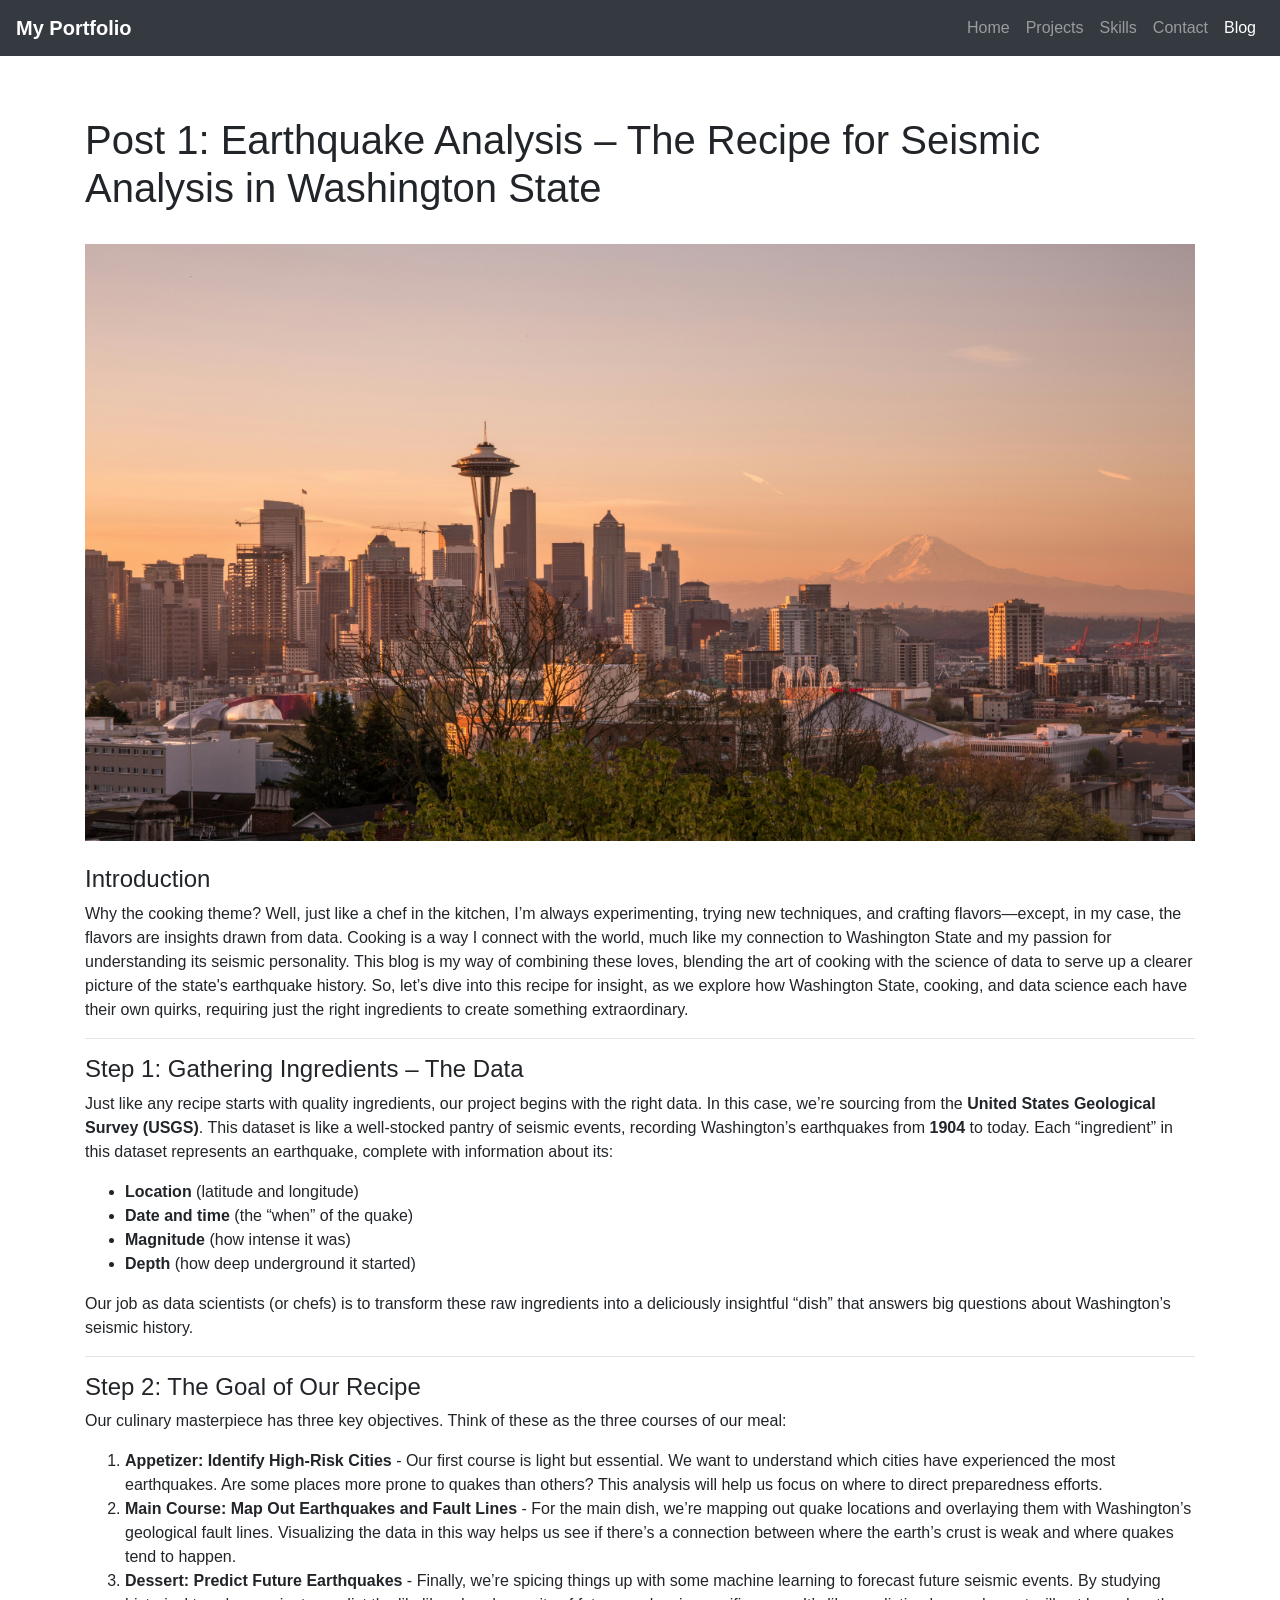
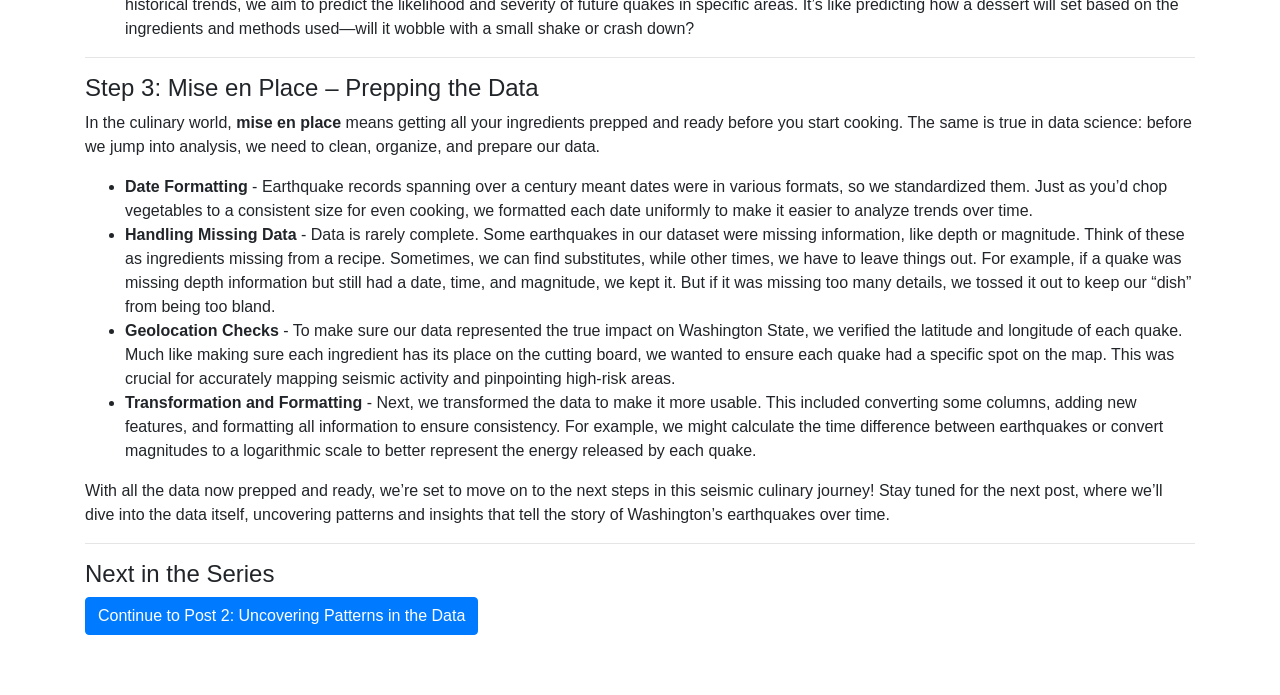
<file: blog-post1.html>
<!DOCTYPE html>
<html lang="en">
<head>
    <meta charset="UTF-8">
    <meta name="viewport" content="width=device-width, initial-scale=1.0">
    <title>Earthquake Analysis – The Recipe for Seismic Success in Washington State</title>
    <link rel="stylesheet" href="styles.css">
    <!-- Bootstrap CSS -->
    <link href="https://maxcdn.bootstrapcdn.com/bootstrap/4.5.2/css/bootstrap.min.css" rel="stylesheet">
</head>
<body>
    <!-- Navigation Bar -->
    <nav class="navbar navbar-expand-lg navbar-dark bg-dark sticky-top">
        <a class="navbar-brand" href="index.html">My Portfolio</a>
        <button class="navbar-toggler" type="button" data-toggle="collapse" data-target="#navbarNav" aria-controls="navbarNav" aria-expanded="false" aria-label="Toggle navigation">
            <span class="navbar-toggler-icon"></span>
        </button>
        <div class="collapse navbar-collapse" id="navbarNav">
            <ul class="navbar-nav ml-auto">
                <li class="nav-item">
                    <a class="nav-link" href="index.html#home">Home</a>
                </li>
                <li class="nav-item">
                    <a class="nav-link" href="index.html#projects">Projects</a>
                </li>
                <li class="nav-item">
                    <a class="nav-link" href="index.html#skills">Skills</a>
                </li>
                <li class="nav-item">
                    <a class="nav-link" href="index.html#contact">Contact</a>
                </li>
                <li class="nav-item active">
                    <a class="nav-link" href="blog.html">Blog</a>
                </li>
            </ul>
        </div>
    </nav>

    <!-- Blog Section -->
    <section id="blog-post" class="section">
        <div class="container">
            <!-- Title and Image -->
            <h1 class="text-left">Post 1: Earthquake Analysis – The Recipe for Seismic Analysis in Washington State</h1>
            <img src="blog images/earthquake-analysis1.jpg" class="img-fluid my-4" alt="Earthquake Analysis Image">
            
            <!-- Content Left-Aligned -->
            <div class="text-left">
                <h4>Introduction</h4>
                <p>Why the cooking theme? Well, just like a chef in the kitchen, I’m always experimenting, trying new techniques, and crafting flavors—except, in my case, the flavors are insights drawn from data. Cooking is a way I connect with the world, much like my connection to Washington State and my passion for understanding its seismic personality. This blog is my way of combining these loves, blending the art of cooking with the science of data to serve up a clearer picture of the state's earthquake history. So, let’s dive into this recipe for insight, as we explore how Washington State, cooking, and data science each have their own quirks, requiring just the right ingredients to create something extraordinary.</p>

                <hr>

                <h4>Step 1: Gathering Ingredients – The Data</h4>
                <p>Just like any recipe starts with quality ingredients, our project begins with the right data. In this case, we’re sourcing from the <strong>United States Geological Survey (USGS)</strong>. This dataset is like a well-stocked pantry of seismic events, recording Washington’s earthquakes from <strong>1904</strong> to today. Each “ingredient” in this dataset represents an earthquake, complete with information about its:</p>
                <ul>
                    <li><strong>Location</strong> (latitude and longitude)</li>
                    <li><strong>Date and time</strong> (the “when” of the quake)</li>
                    <li><strong>Magnitude</strong> (how intense it was)</li>
                    <li><strong>Depth</strong> (how deep underground it started)</li>
                </ul>
                <p>Our job as data scientists (or chefs) is to transform these raw ingredients into a deliciously insightful “dish” that answers big questions about Washington’s seismic history.</p>

                <hr>

                <h4>Step 2: The Goal of Our Recipe</h4>
                <p>Our culinary masterpiece has three key objectives. Think of these as the three courses of our meal:</p>
                <ol>
                    <li><strong>Appetizer: Identify High-Risk Cities</strong>  
                        - Our first course is light but essential. We want to understand which cities have experienced the most earthquakes. Are some places more prone to quakes than others? This analysis will help us focus on where to direct preparedness efforts.
                    </li>
                    <li><strong>Main Course: Map Out Earthquakes and Fault Lines</strong>  
                        - For the main dish, we’re mapping out quake locations and overlaying them with Washington’s geological fault lines. Visualizing the data in this way helps us see if there’s a connection between where the earth’s crust is weak and where quakes tend to happen.
                    </li>
                    <li><strong>Dessert: Predict Future Earthquakes</strong>  
                        - Finally, we’re spicing things up with some machine learning to forecast future seismic events. By studying historical trends, we aim to predict the likelihood and severity of future quakes in specific areas. It’s like predicting how a dessert will set based on the ingredients and methods used—will it wobble with a small shake or crash down?
                    </li>
                </ol>

                <hr>

                <h4>Step 3: Mise en Place – Prepping the Data</h4>
                <p>In the culinary world, <strong>mise en place</strong> means getting all your ingredients prepped and ready before you start cooking. The same is true in data science: before we jump into analysis, we need to clean, organize, and prepare our data.</p>
                <ul>
                    <li><strong>Date Formatting</strong>  
                        - Earthquake records spanning over a century meant dates were in various formats, so we standardized them. Just as you’d chop vegetables to a consistent size for even cooking, we formatted each date uniformly to make it easier to analyze trends over time.
                    </li>
                    <li><strong>Handling Missing Data</strong>  
                        - Data is rarely complete. Some earthquakes in our dataset were missing information, like depth or magnitude. Think of these as ingredients missing from a recipe. Sometimes, we can find substitutes, while other times, we have to leave things out. For example, if a quake was missing depth information but still had a date, time, and magnitude, we kept it. But if it was missing too many details, we tossed it out to keep our “dish” from being too bland.
                    </li>
                    <li><strong>Geolocation Checks</strong>  
                        - To make sure our data represented the true impact on Washington State, we verified the latitude and longitude of each quake. Much like making sure each ingredient has its place on the cutting board, we wanted to ensure each quake had a specific spot on the map. This was crucial for accurately mapping seismic activity and pinpointing high-risk areas.
                    </li>
                    <li><strong>Transformation and Formatting</strong>  
                        - Next, we transformed the data to make it more usable. This included converting some columns, adding new features, and formatting all information to ensure consistency. For example, we might calculate the time difference between earthquakes or convert magnitudes to a logarithmic scale to better represent the energy released by each quake.
                    </li>
                </ul>

                <p>With all the data now prepped and ready, we’re set to move on to the next steps in this seismic culinary journey! Stay tuned for the next post, where we’ll dive into the data itself, uncovering patterns and insights that tell the story of Washington’s earthquakes over time.</p>

                <hr>

                <!-- Next in the Series Section -->
                <h4>Next in the Series</h4>
                <a href="blog-post2.html" class="btn btn-primary">Continue to Post 2: Uncovering Patterns in the Data</a>
            </div>
        </div>
    </section>

    <!-- Bootstrap JS and dependencies -->
    <script src="https://code.jquery.com/jquery-3.5.1.slim.min.js"></script>
    <script src="https://cdn.jsdelivr.net/npm/@popperjs/core@2.9.2/dist/umd/popper.min.js"></script>
    <script src="https://maxcdn.bootstrapcdn.com/bootstrap/4.5.2/js/bootstrap.min.js"></script>
</body>
</html>
</file>
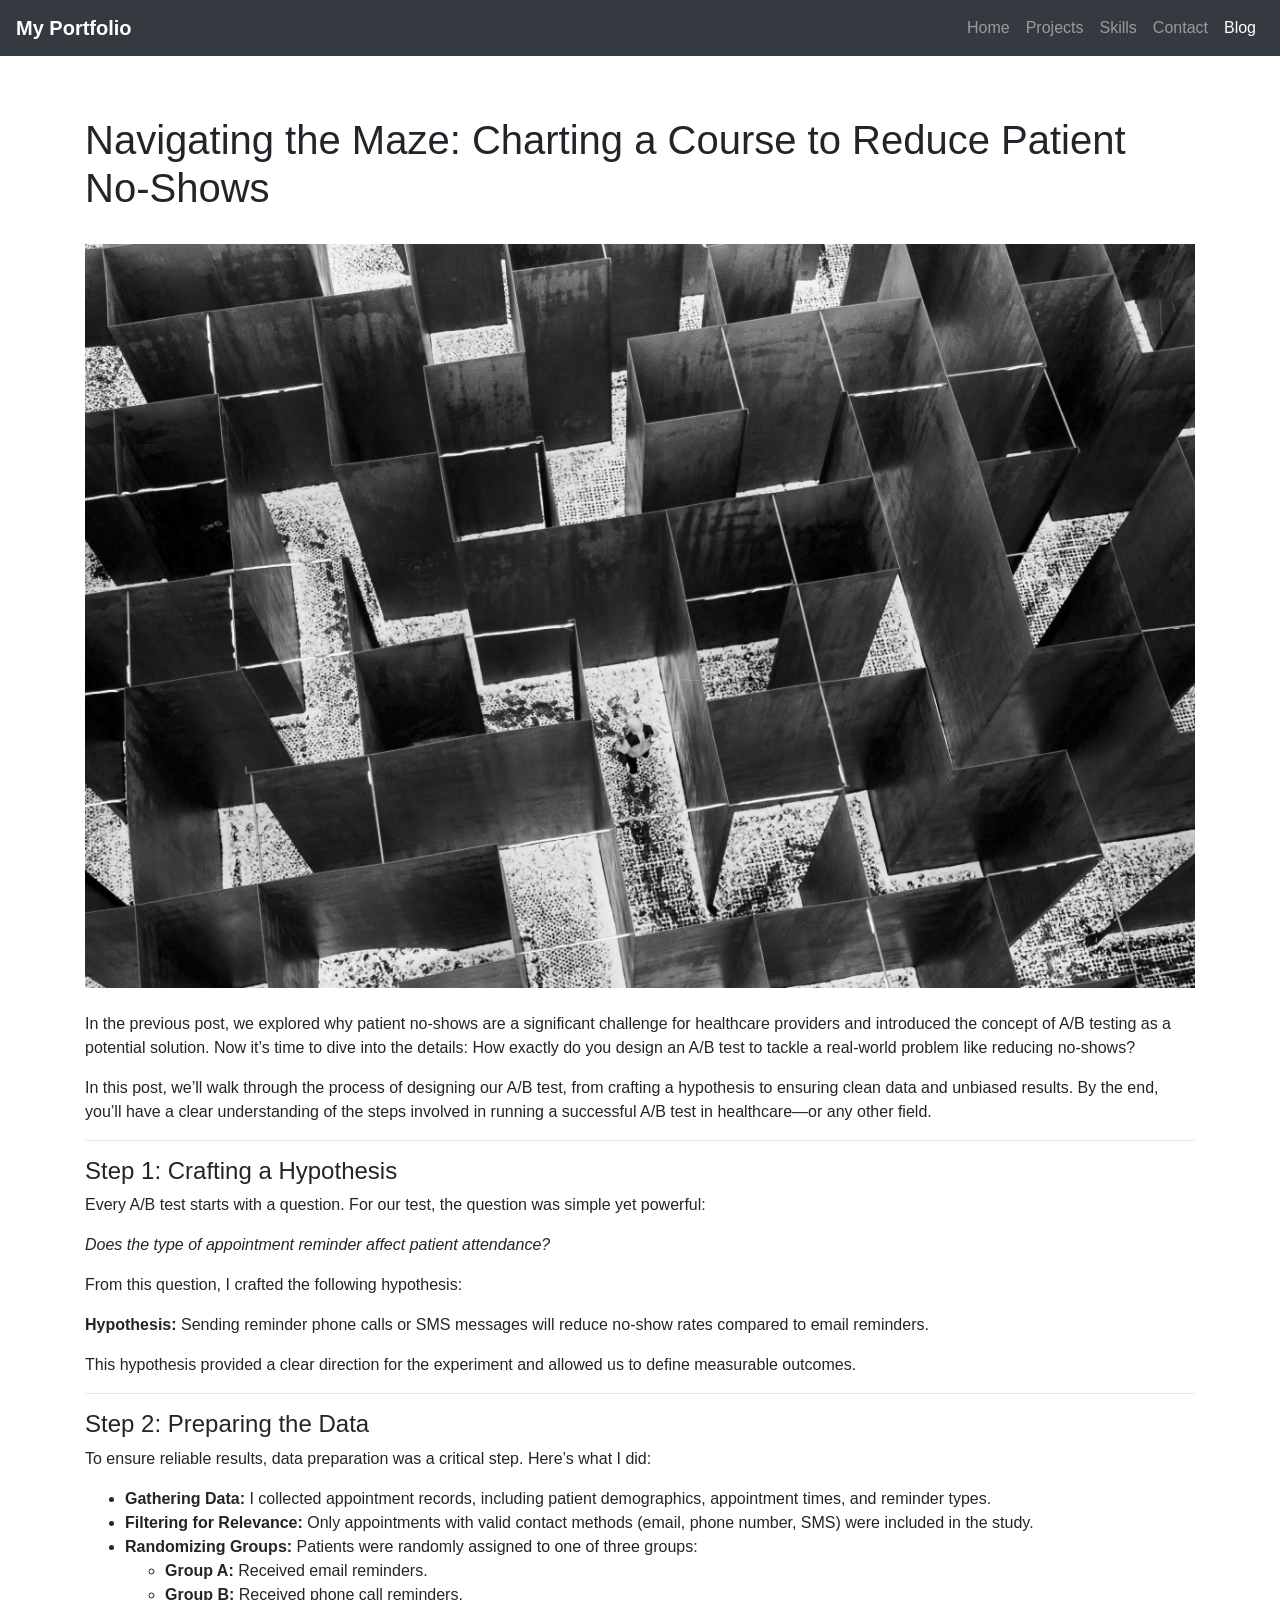
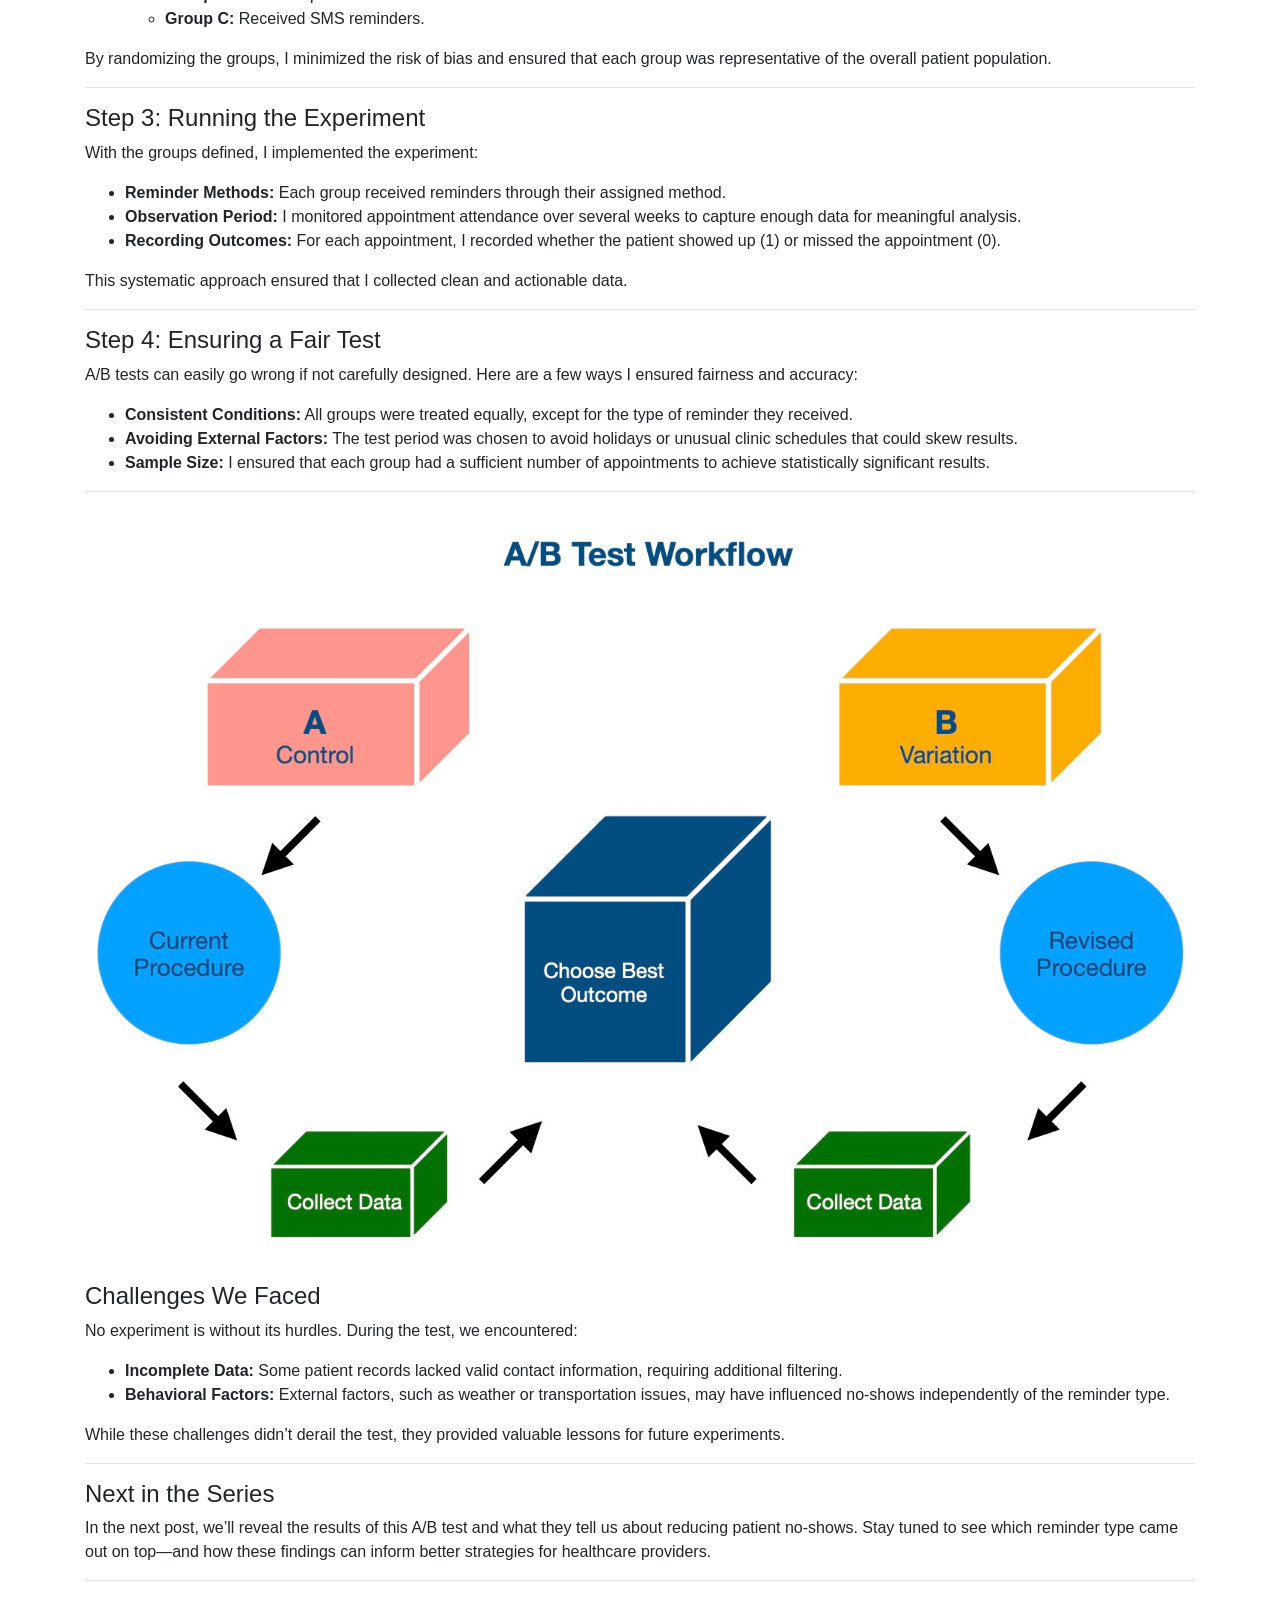
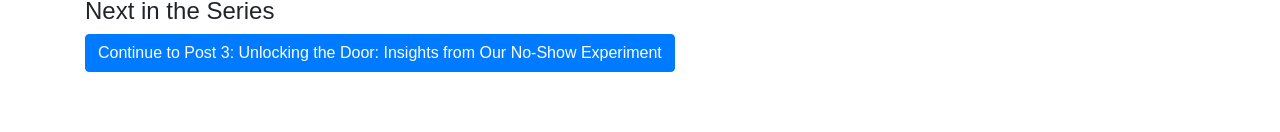
<file: blog-post10.html>
<!DOCTYPE html>
<html lang="en">
<head>
    <meta charset="UTF-8">
    <meta name="viewport" content="width=device-width, initial-scale=1.0">
    <title>Navigating the Maze: Charting a Course to Reduce Patient No-Shows</title>
    <link rel="stylesheet" href="styles.css">
    <!-- Bootstrap CSS -->
    <link href="https://maxcdn.bootstrapcdn.com/bootstrap/4.5.2/css/bootstrap.min.css" rel="stylesheet">

    <meta property="og:title" content="Navigating the Maze: Charting a Course to Reduce Patient No-Shows">
    <meta property="og:description" content="Dive into the details of designing an A/B test to reduce no-shows. Learn how hypothesis crafting, data preparation, and unbiased experimentation can address real-world healthcare challenges.">
    <meta property="og:image" content="https://www.adamrivardwalter.com/blog images/healthcare-blog5.jpg">
    <meta property="og:image:width" content="1200">
    <meta property="og:image:height" content="630">
    <meta property="og:url" content="https://www.adamrivardwalter.com/blog-post-noshow2.html">
    <meta property="og:type" content="article">
    
</head>
<body>
    <!-- Navigation Bar -->
    <nav class="navbar navbar-expand-lg navbar-dark bg-dark sticky-top">
        <a class="navbar-brand" href="index.html">My Portfolio</a>
        <button class="navbar-toggler" type="button" data-toggle="collapse" data-target="#navbarNav" aria-controls="navbarNav" aria-expanded="false" aria-label="Toggle navigation">
            <span class="navbar-toggler-icon"></span>
        </button>
        <div class="collapse navbar-collapse" id="navbarNav">
            <ul class="navbar-nav ml-auto">
                <li class="nav-item">
                    <a class="nav-link" href="index.html#home">Home</a>
                </li>
                <li class="nav-item">
                    <a class="nav-link" href="index.html#projects">Projects</a>
                </li>
                <li class="nav-item">
                    <a class="nav-link" href="index.html#skills">Skills</a>
                </li>
                <li class="nav-item">
                    <a class="nav-link" href="index.html#contact">Contact</a>
                </li>
                <li class="nav-item active">
                    <a class="nav-link" href="blog.html">Blog</a>
                </li>
            </ul>
        </div>
    </nav>

    <!-- Blog Section -->
    <section id="blog-post" class="section">
        <div class="container">
            <!-- Title and Image -->
            <h1 class="text-left">Navigating the Maze: Charting a Course to Reduce Patient No-Shows</h1>
            <img src="blog images/healthcare-blog5.jpg" class="img-fluid my-4" alt="A/B Testing in Healthcare">

            <!-- Content Left-Aligned -->
            <div class="text-left">
                <p>In the previous post, we explored why patient no-shows are a significant challenge for healthcare providers and introduced the concept of A/B testing as a potential solution. Now it’s time to dive into the details: How exactly do you design an A/B test to tackle a real-world problem like reducing no-shows?</p>
                <p>In this post, we’ll walk through the process of designing our A/B test, from crafting a hypothesis to ensuring clean data and unbiased results. By the end, you’ll have a clear understanding of the steps involved in running a successful A/B test in healthcare—or any other field.</p>

                <hr>

                <h4>Step 1: Crafting a Hypothesis</h4>
                <p>Every A/B test starts with a question. For our test, the question was simple yet powerful:</p>
                <p><em>Does the type of appointment reminder affect patient attendance?</em></p>
                <p>From this question, I crafted the following hypothesis:</p>
                <blockquote><strong>Hypothesis:</strong> Sending reminder phone calls or SMS messages will reduce no-show rates compared to email reminders.</blockquote>
                <p>This hypothesis provided a clear direction for the experiment and allowed us to define measurable outcomes.</p>

                <hr>

                <h4>Step 2: Preparing the Data</h4>
                <p>To ensure reliable results, data preparation was a critical step. Here’s what I did:</p>
                <ul>
                    <li><strong>Gathering Data:</strong> I collected appointment records, including patient demographics, appointment times, and reminder types.</li>
                    <li><strong>Filtering for Relevance:</strong> Only appointments with valid contact methods (email, phone number, SMS) were included in the study.</li>
                    <li><strong>Randomizing Groups:</strong> Patients were randomly assigned to one of three groups:
                        <ul>
                            <li><strong>Group A:</strong> Received email reminders.</li>
                            <li><strong>Group B:</strong> Received phone call reminders.</li>
                            <li><strong>Group C:</strong> Received SMS reminders.</li>
                        </ul>
                    </li>
                </ul>
                <p>By randomizing the groups, I minimized the risk of bias and ensured that each group was representative of the overall patient population.</p>

                <hr>

                <h4>Step 3: Running the Experiment</h4>
                <p>With the groups defined, I implemented the experiment:</p>
                <ul>
                    <li><strong>Reminder Methods:</strong> Each group received reminders through their assigned method.</li>
                    <li><strong>Observation Period:</strong> I monitored appointment attendance over several weeks to capture enough data for meaningful analysis.</li>
                    <li><strong>Recording Outcomes:</strong> For each appointment, I recorded whether the patient showed up (1) or missed the appointment (0).</li>
                </ul>
                <p>This systematic approach ensured that I collected clean and actionable data.</p>

                <hr>

                <h4>Step 4: Ensuring a Fair Test</h4>
                <p>A/B tests can easily go wrong if not carefully designed. Here are a few ways I ensured fairness and accuracy:</p>
                <ul>
                    <li><strong>Consistent Conditions:</strong> All groups were treated equally, except for the type of reminder they received.</li>
                    <li><strong>Avoiding External Factors:</strong> The test period was chosen to avoid holidays or unusual clinic schedules that could skew results.</li>
                    <li><strong>Sample Size:</strong> I ensured that each group had a sufficient number of appointments to achieve statistically significant results.</li>
                </ul>

                <hr>
                <img src="blog images/AB workflow.1.jpg" class="img-fluid my-4" alt="A/B workflow">
                <h4>Challenges We Faced</h4>
                <p>No experiment is without its hurdles. During the test, we encountered:</p>
                <ul>
                    <li><strong>Incomplete Data:</strong> Some patient records lacked valid contact information, requiring additional filtering.</li>
                    <li><strong>Behavioral Factors:</strong> External factors, such as weather or transportation issues, may have influenced no-shows independently of the reminder type.</li>
                </ul>
                <p>While these challenges didn’t derail the test, they provided valuable lessons for future experiments.</p>

                <hr>

                

                <h4>Next in the Series</h4>
                <p>In the next post, we’ll reveal the results of this A/B test and what they tell us about reducing patient no-shows. Stay tuned to see which reminder type came out on top—and how these findings can inform better strategies for healthcare providers.</p>

                <hr>

                <!-- Next in the Series Section -->
                <h4>Next in the Series</h4>
                <a href="blog-post11.html" class="btn btn-primary">Continue to Post 3: Unlocking the Door: Insights from Our No-Show Experiment</a>
            </div>
        </div>
    </section>

    <!-- Bootstrap JS and dependencies -->
    <script src="https://code.jquery.com/jquery-3.5.1.slim.min.js"></script>
    <script src="https://cdn.jsdelivr.net/npm/@popperjs/core@2.9.2/dist/umd/popper.min.js"></script>
    <script src="https://maxcdn.bootstrapcdn.com/bootstrap/4.5.2/js/bootstrap.min.js"></script>
</body>
</html>
</file>
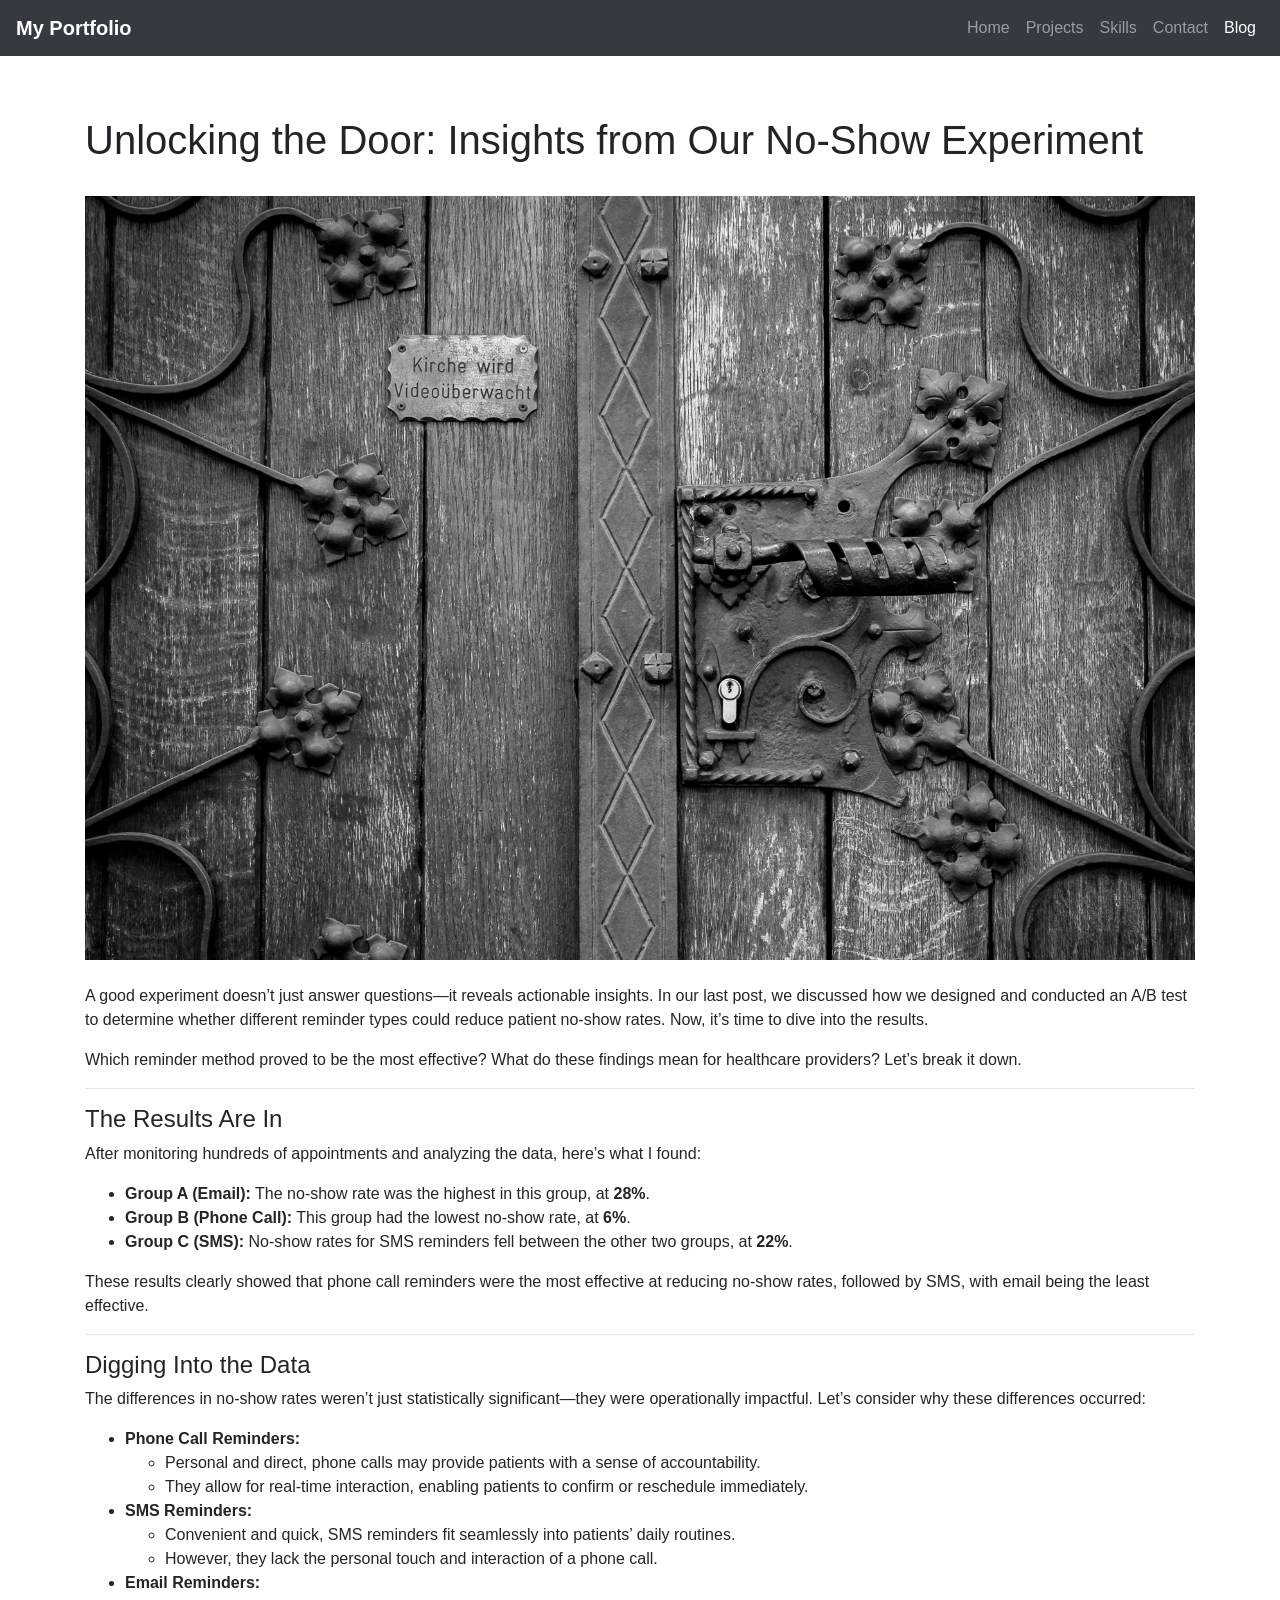
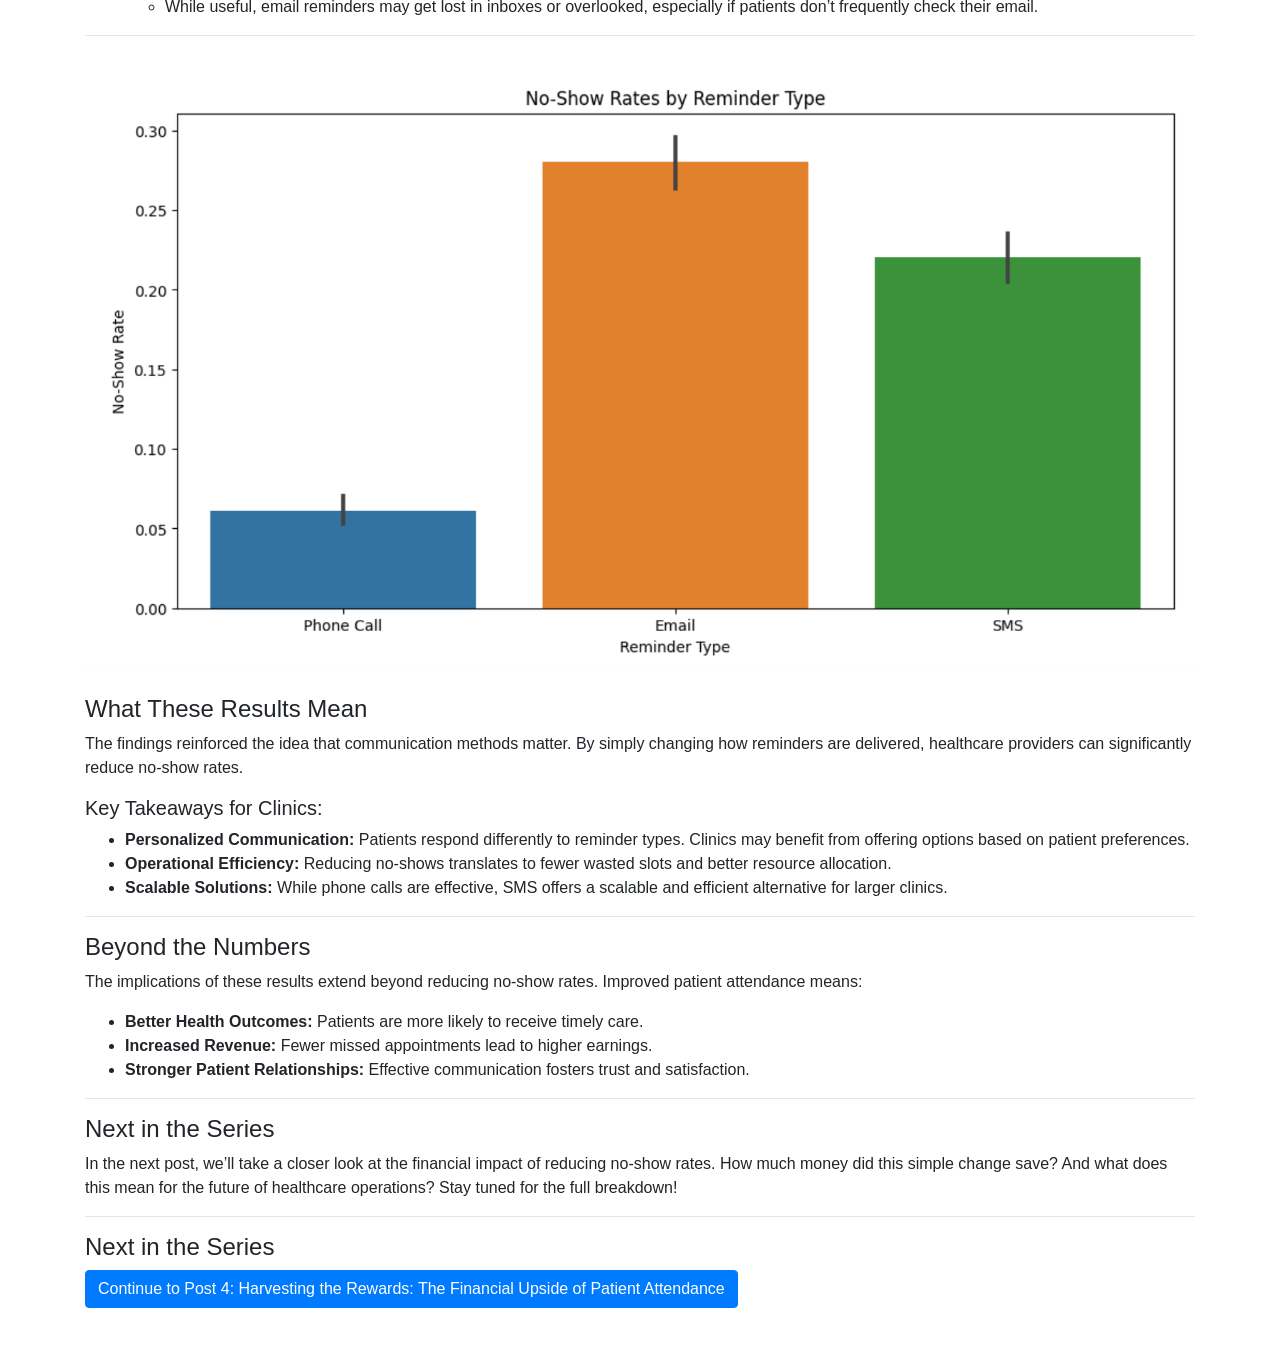
<file: blog-post11.html>
<!DOCTYPE html>
<html lang="en">
<head>
    <meta charset="UTF-8">
    <meta name="viewport" content="width=device-width, initial-scale=1.0">
    <title>Unlocking the Door: Insights from Our No-Show Experiment</title>
    <link rel="stylesheet" href="styles.css">
    <!-- Bootstrap CSS -->
    <link href="https://maxcdn.bootstrapcdn.com/bootstrap/4.5.2/css/bootstrap.min.css" rel="stylesheet">

    <meta property="og:title" content="Unlocking the Door: Insights from Our No-Show Experiment">
    <meta property="og:description" content="Explore the results of our A/B test and discover which reminder method proved most effective. This post reveals actionable insights on reducing no-shows and improving patient communication.">
    <meta property="og:image" content="https://www.adamrivardwalter.com/blog images/healthcare-blog6.jpg">
    <meta property="og:image:width" content="1200">
    <meta property="og:image:height" content="630">
    <meta property="og:url" content="https://www.adamrivardwalter.com/blog-post-noshow3.html">
    <meta property="og:type" content="article">
    
</head>
<body>
    <!-- Navigation Bar -->
    <nav class="navbar navbar-expand-lg navbar-dark bg-dark sticky-top">
        <a class="navbar-brand" href="index.html">My Portfolio</a>
        <button class="navbar-toggler" type="button" data-toggle="collapse" data-target="#navbarNav" aria-controls="navbarNav" aria-expanded="false" aria-label="Toggle navigation">
            <span class="navbar-toggler-icon"></span>
        </button>
        <div class="collapse navbar-collapse" id="navbarNav">
            <ul class="navbar-nav ml-auto">
                <li class="nav-item">
                    <a class="nav-link" href="index.html#home">Home</a>
                </li>
                <li class="nav-item">
                    <a class="nav-link" href="index.html#projects">Projects</a>
                </li>
                <li class="nav-item">
                    <a class="nav-link" href="index.html#skills">Skills</a>
                </li>
                <li class="nav-item">
                    <a class="nav-link" href="index.html#contact">Contact</a>
                </li>
                <li class="nav-item active">
                    <a class="nav-link" href="blog.html">Blog</a>
                </li>
            </ul>
        </div>
    </nav>

    <!-- Blog Section -->
    <section id="blog-post" class="section">
        <div class="container">
            <!-- Title and Image -->
            <h1 class="text-left">Unlocking the Door: Insights from Our No-Show Experiment</h1>
            <img src="blog images/healthcare-blog6.jpg" class="img-fluid my-4" alt="A/B Testing Results">

            <!-- Content Left-Aligned -->
            <div class="text-left">
                <p>A good experiment doesn’t just answer questions—it reveals actionable insights. In our last post, we discussed how we designed and conducted an A/B test to determine whether different reminder types could reduce patient no-show rates. Now, it’s time to dive into the results.</p>
                <p>Which reminder method proved to be the most effective? What do these findings mean for healthcare providers? Let’s break it down.</p>

                <hr>

                <h4>The Results Are In</h4>
                <p>After monitoring hundreds of appointments and analyzing the data, here’s what I found:</p>
                <ul>
                    <li><strong>Group A (Email):</strong> The no-show rate was the highest in this group, at <strong>28%</strong>.</li>
                    <li><strong>Group B (Phone Call):</strong> This group had the lowest no-show rate, at <strong>6%</strong>.</li>
                    <li><strong>Group C (SMS):</strong> No-show rates for SMS reminders fell between the other two groups, at <strong>22%</strong>.</li>
                </ul>
                <p>These results clearly showed that phone call reminders were the most effective at reducing no-show rates, followed by SMS, with email being the least effective.</p>

                <hr>

                <h4>Digging Into the Data</h4>
                <p>The differences in no-show rates weren’t just statistically significant—they were operationally impactful. Let’s consider why these differences occurred:</p>
                <ul>
                    <li><strong>Phone Call Reminders:</strong>
                        <ul>
                            <li>Personal and direct, phone calls may provide patients with a sense of accountability.</li>
                            <li>They allow for real-time interaction, enabling patients to confirm or reschedule immediately.</li>
                        </ul>
                    </li>
                    <li><strong>SMS Reminders:</strong>
                        <ul>
                            <li>Convenient and quick, SMS reminders fit seamlessly into patients’ daily routines.</li>
                            <li>However, they lack the personal touch and interaction of a phone call.</li>
                        </ul>
                    </li>
                    <li><strong>Email Reminders:</strong>
                        <ul>
                            <li>While useful, email reminders may get lost in inboxes or overlooked, especially if patients don’t frequently check their email.</li>
                        </ul>
                    </li>
                </ul>

                <hr>
                <img src="blog images/No_Show_Rate_by_Reminder_Type.jpg" class="img-fluid my-4" alt="No Show Rates By Reminder Type">
                <h4>What These Results Mean</h4>
                <p>The findings reinforced the idea that communication methods matter. By simply changing how reminders are delivered, healthcare providers can significantly reduce no-show rates.</p>
                <h5>Key Takeaways for Clinics:</h5>
                <ul>
                    <li><strong>Personalized Communication:</strong> Patients respond differently to reminder types. Clinics may benefit from offering options based on patient preferences.</li>
                    <li><strong>Operational Efficiency:</strong> Reducing no-shows translates to fewer wasted slots and better resource allocation.</li>
                    <li><strong>Scalable Solutions:</strong> While phone calls are effective, SMS offers a scalable and efficient alternative for larger clinics.</li>
                </ul>

                <hr>

                <h4>Beyond the Numbers</h4>
                <p>The implications of these results extend beyond reducing no-show rates. Improved patient attendance means:</p>
                <ul>
                    <li><strong>Better Health Outcomes:</strong> Patients are more likely to receive timely care.</li>
                    <li><strong>Increased Revenue:</strong> Fewer missed appointments lead to higher earnings.</li>
                    <li><strong>Stronger Patient Relationships:</strong> Effective communication fosters trust and satisfaction.</li>
                </ul>

                <hr>



                <h4>Next in the Series</h4>
                <p>In the next post, we’ll take a closer look at the financial impact of reducing no-show rates. How much money did this simple change save? And what does this mean for the future of healthcare operations? Stay tuned for the full breakdown!</p>

                <hr>

                <!-- Next in the Series Section -->
                <h4>Next in the Series</h4>
                <a href="blog-post12.html" class="btn btn-primary">Continue to Post 4: Harvesting the Rewards: The Financial Upside of Patient Attendance</a>
            </div>
        </div>
    </section>

    <!-- Bootstrap JS and dependencies -->
    <script src="https://code.jquery.com/jquery-3.5.1.slim.min.js"></script>
    <script src="https://cdn.jsdelivr.net/npm/@popperjs/core@2.9.2/dist/umd/popper.min.js"></script>
    <script src="https://maxcdn.bootstrapcdn.com/bootstrap/4.5.2/js/bootstrap.min.js"></script>
</body>
</html>
</file>
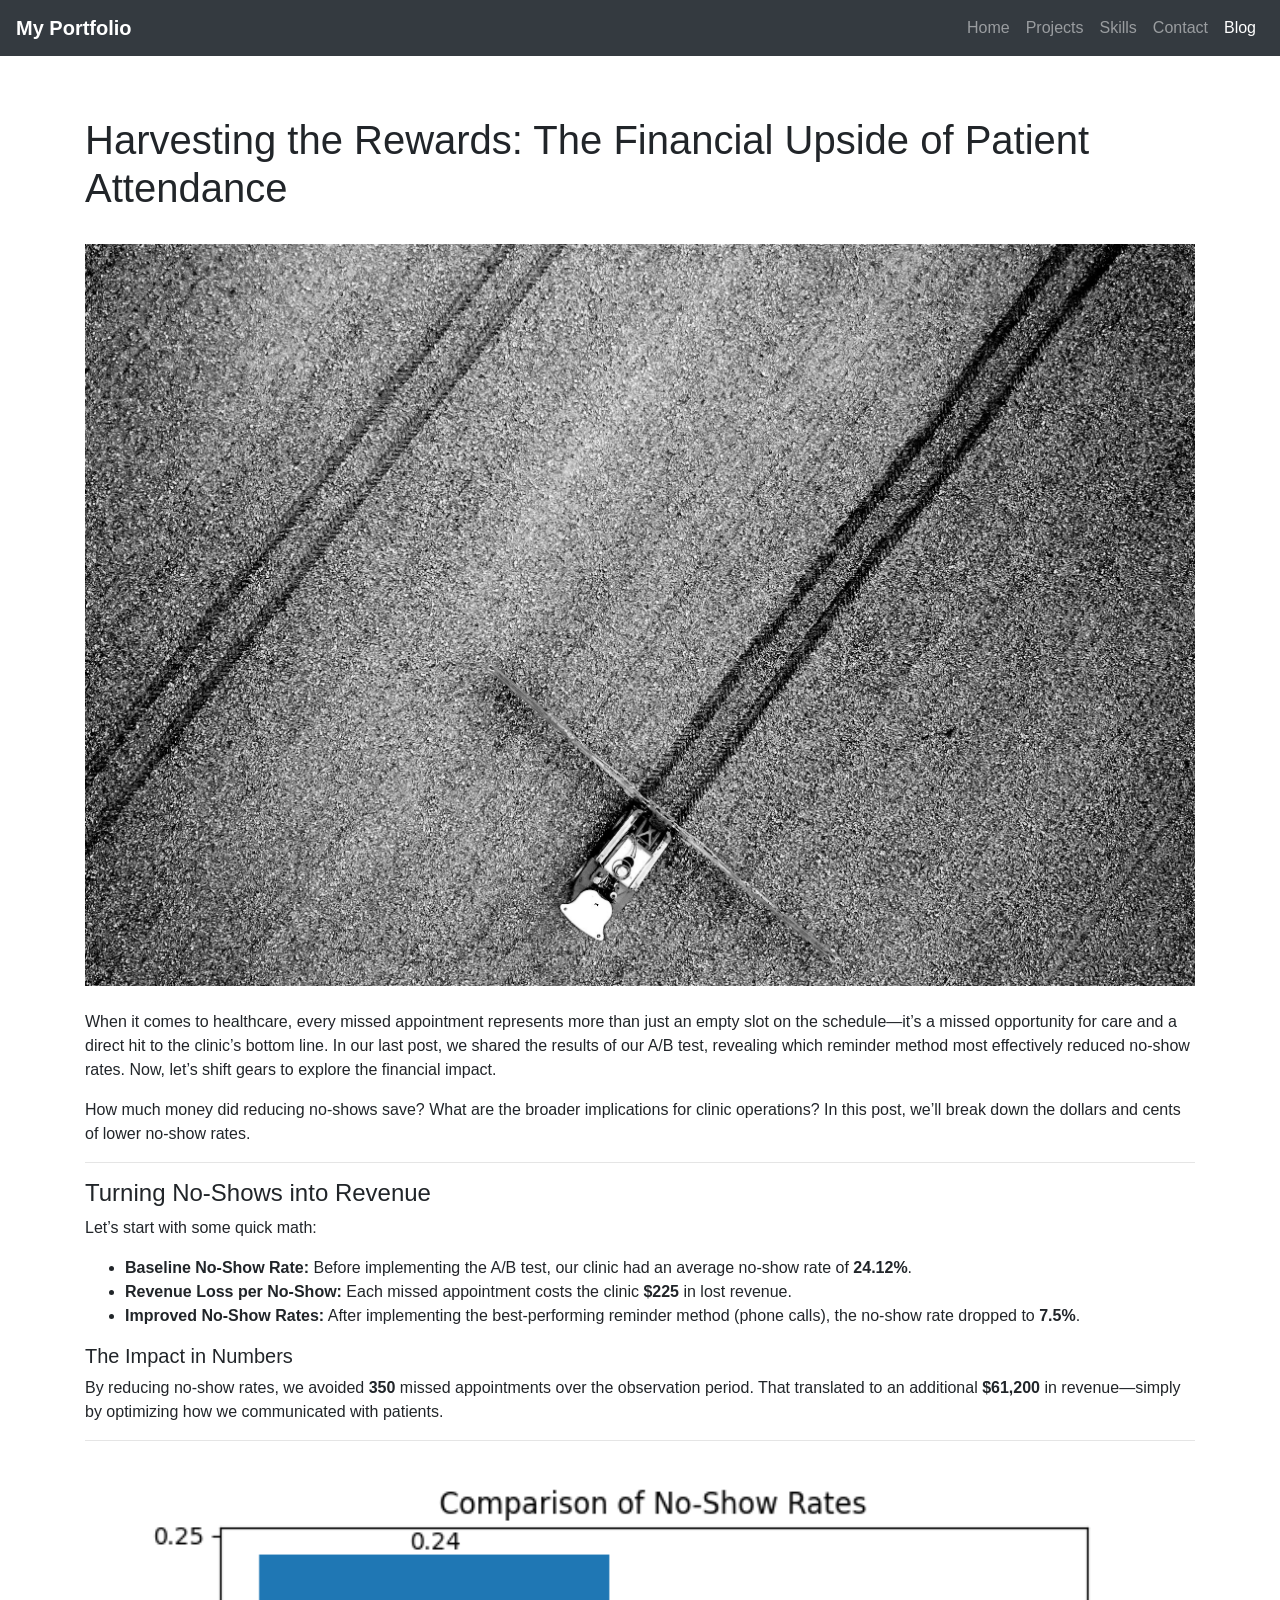
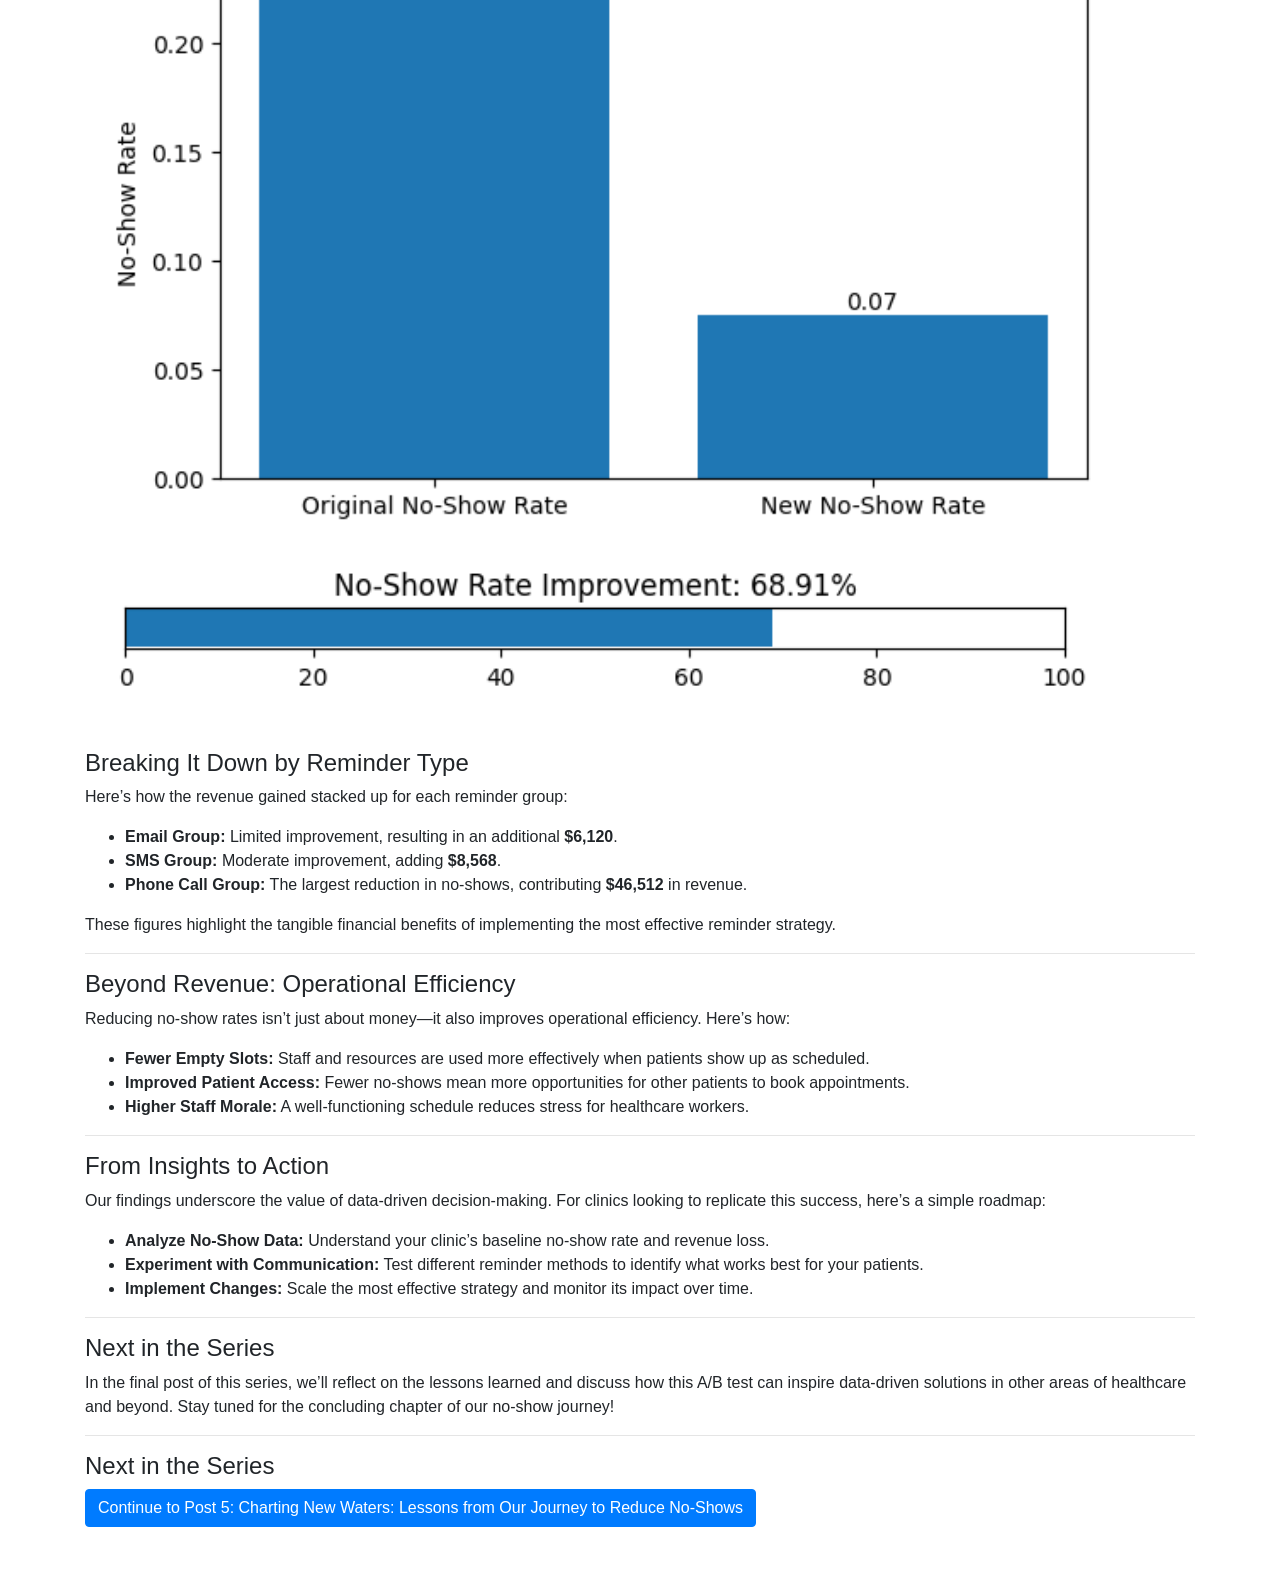
<file: blog-post12.html>
<!DOCTYPE html>
<html lang="en">
<head>
    <meta charset="UTF-8">
    <meta name="viewport" content="width=device-width, initial-scale=1.0">
    <title>Harvesting the Rewards: The Financial Upside of Patient Attendance</title>
    <link rel="stylesheet" href="styles.css">
    <!-- Bootstrap CSS -->
    <link href="https://maxcdn.bootstrapcdn.com/bootstrap/4.5.2/css/bootstrap.min.css" rel="stylesheet">

    <meta property="og:title" content="Harvesting the Rewards: The Financial Upside of Patient Attendance">
    <meta property="og:description" content="See how reducing no-show rates boosts clinic revenue and operational efficiency. This post breaks down the financial impact and highlights the broader benefits of data-driven strategies.">
    <meta property="og:image" content="https://www.adamrivardwalter.com/blog images/healthcare-blog7.jpg">
    <meta property="og:image:width" content="1200">
    <meta property="og:image:height" content="630">
    <meta property="og:url" content="https://www.adamrivardwalter.com/blog-post-noshow4.html">
    <meta property="og:type" content="article">
    
</head>
<body>
    <!-- Navigation Bar -->
    <nav class="navbar navbar-expand-lg navbar-dark bg-dark sticky-top">
        <a class="navbar-brand" href="index.html">My Portfolio</a>
        <button class="navbar-toggler" type="button" data-toggle="collapse" data-target="#navbarNav" aria-controls="navbarNav" aria-expanded="false" aria-label="Toggle navigation">
            <span class="navbar-toggler-icon"></span>
        </button>
        <div class="collapse navbar-collapse" id="navbarNav">
            <ul class="navbar-nav ml-auto">
                <li class="nav-item">
                    <a class="nav-link" href="index.html#home">Home</a>
                </li>
                <li class="nav-item">
                    <a class="nav-link" href="index.html#projects">Projects</a>
                </li>
                <li class="nav-item">
                    <a class="nav-link" href="index.html#skills">Skills</a>
                </li>
                <li class="nav-item">
                    <a class="nav-link" href="index.html#contact">Contact</a>
                </li>
                <li class="nav-item active">
                    <a class="nav-link" href="blog.html">Blog</a>
                </li>
            </ul>
        </div>
    </nav>

    <!-- Blog Section -->
    <section id="blog-post" class="section">
        <div class="container">
            <!-- Title and Image -->
            <h1 class="text-left">Harvesting the Rewards: The Financial Upside of Patient Attendance</h1>
            <img src="blog images/healthcare-blog7.jpg" class="img-fluid my-4" alt="Lower No-Shows and Revenue Impact">

            <!-- Content Left-Aligned -->
            <div class="text-left">
                <p>When it comes to healthcare, every missed appointment represents more than just an empty slot on the schedule—it’s a missed opportunity for care and a direct hit to the clinic’s bottom line. In our last post, we shared the results of our A/B test, revealing which reminder method most effectively reduced no-show rates. Now, let’s shift gears to explore the financial impact.</p>
                <p>How much money did reducing no-shows save? What are the broader implications for clinic operations? In this post, we’ll break down the dollars and cents of lower no-show rates.</p>

                <hr>

                <h4>Turning No-Shows into Revenue</h4>
                <p>Let’s start with some quick math:</p>
                <ul>
                    <li><strong>Baseline No-Show Rate:</strong> Before implementing the A/B test, our clinic had an average no-show rate of <strong>24.12%</strong>.</li>
                    <li><strong>Revenue Loss per No-Show:</strong> Each missed appointment costs the clinic <strong>$225</strong> in lost revenue.</li>
                    <li><strong>Improved No-Show Rates:</strong> After implementing the best-performing reminder method (phone calls), the no-show rate dropped to <strong>7.5%</strong>.</li>
                </ul>
                <h5>The Impact in Numbers</h5>
                <p>By reducing no-show rates, we avoided <strong>350</strong> missed appointments over the observation period. That translated to an additional <strong>$61,200</strong> in revenue—simply by optimizing how we communicated with patients.</p>

                <hr>
                <img src="blog images/Comparison_of_no_show_rates.jpg" class="img-fluid my-4" alt="Comparison of No Show Rates">
                <h4>Breaking It Down by Reminder Type</h4>
                <p>Here’s how the revenue gained stacked up for each reminder group:</p>
                <ul>
                    <li><strong>Email Group:</strong> Limited improvement, resulting in an additional <strong>$6,120</strong>.</li>
                    <li><strong>SMS Group:</strong> Moderate improvement, adding <strong>$8,568</strong>.</li>
                    <li><strong>Phone Call Group:</strong> The largest reduction in no-shows, contributing <strong>$46,512</strong> in revenue.</li>
                </ul>
                <p>These figures highlight the tangible financial benefits of implementing the most effective reminder strategy.</p>

                <hr>

                <h4>Beyond Revenue: Operational Efficiency</h4>
                <p>Reducing no-show rates isn’t just about money—it also improves operational efficiency. Here’s how:</p>
                <ul>
                    <li><strong>Fewer Empty Slots:</strong> Staff and resources are used more effectively when patients show up as scheduled.</li>
                    <li><strong>Improved Patient Access:</strong> Fewer no-shows mean more opportunities for other patients to book appointments.</li>
                    <li><strong>Higher Staff Morale:</strong> A well-functioning schedule reduces stress for healthcare workers.</li>
                </ul>

                <hr>

                <h4>From Insights to Action</h4>
                <p>Our findings underscore the value of data-driven decision-making. For clinics looking to replicate this success, here’s a simple roadmap:</p>
                <ul>
                    <li><strong>Analyze No-Show Data:</strong> Understand your clinic’s baseline no-show rate and revenue loss.</li>
                    <li><strong>Experiment with Communication:</strong> Test different reminder methods to identify what works best for your patients.</li>
                    <li><strong>Implement Changes:</strong> Scale the most effective strategy and monitor its impact over time.</li>
                </ul>

                <hr>



                <h4>Next in the Series</h4>
                <p>In the final post of this series, we’ll reflect on the lessons learned and discuss how this A/B test can inspire data-driven solutions in other areas of healthcare and beyond. Stay tuned for the concluding chapter of our no-show journey!</p>

                <hr>

                <!-- Next in the Series Section -->
                <h4>Next in the Series</h4>
                <a href="blog-post13.html" class="btn btn-primary">Continue to Post 5: Charting New Waters: Lessons from Our Journey to Reduce No-Shows</a>
            </div>
        </div>
    </section>

    <!-- Bootstrap JS and dependencies -->
    <script src="https://code.jquery.com/jquery-3.5.1.slim.min.js"></script>
    <script src="https://cdn.jsdelivr.net/npm/@popperjs/core@2.9.2/dist/umd/popper.min.js"></script>
    <script src="https://maxcdn.bootstrapcdn.com/bootstrap/4.5.2/js/bootstrap.min.js"></script>
</body>
</html>
</file>
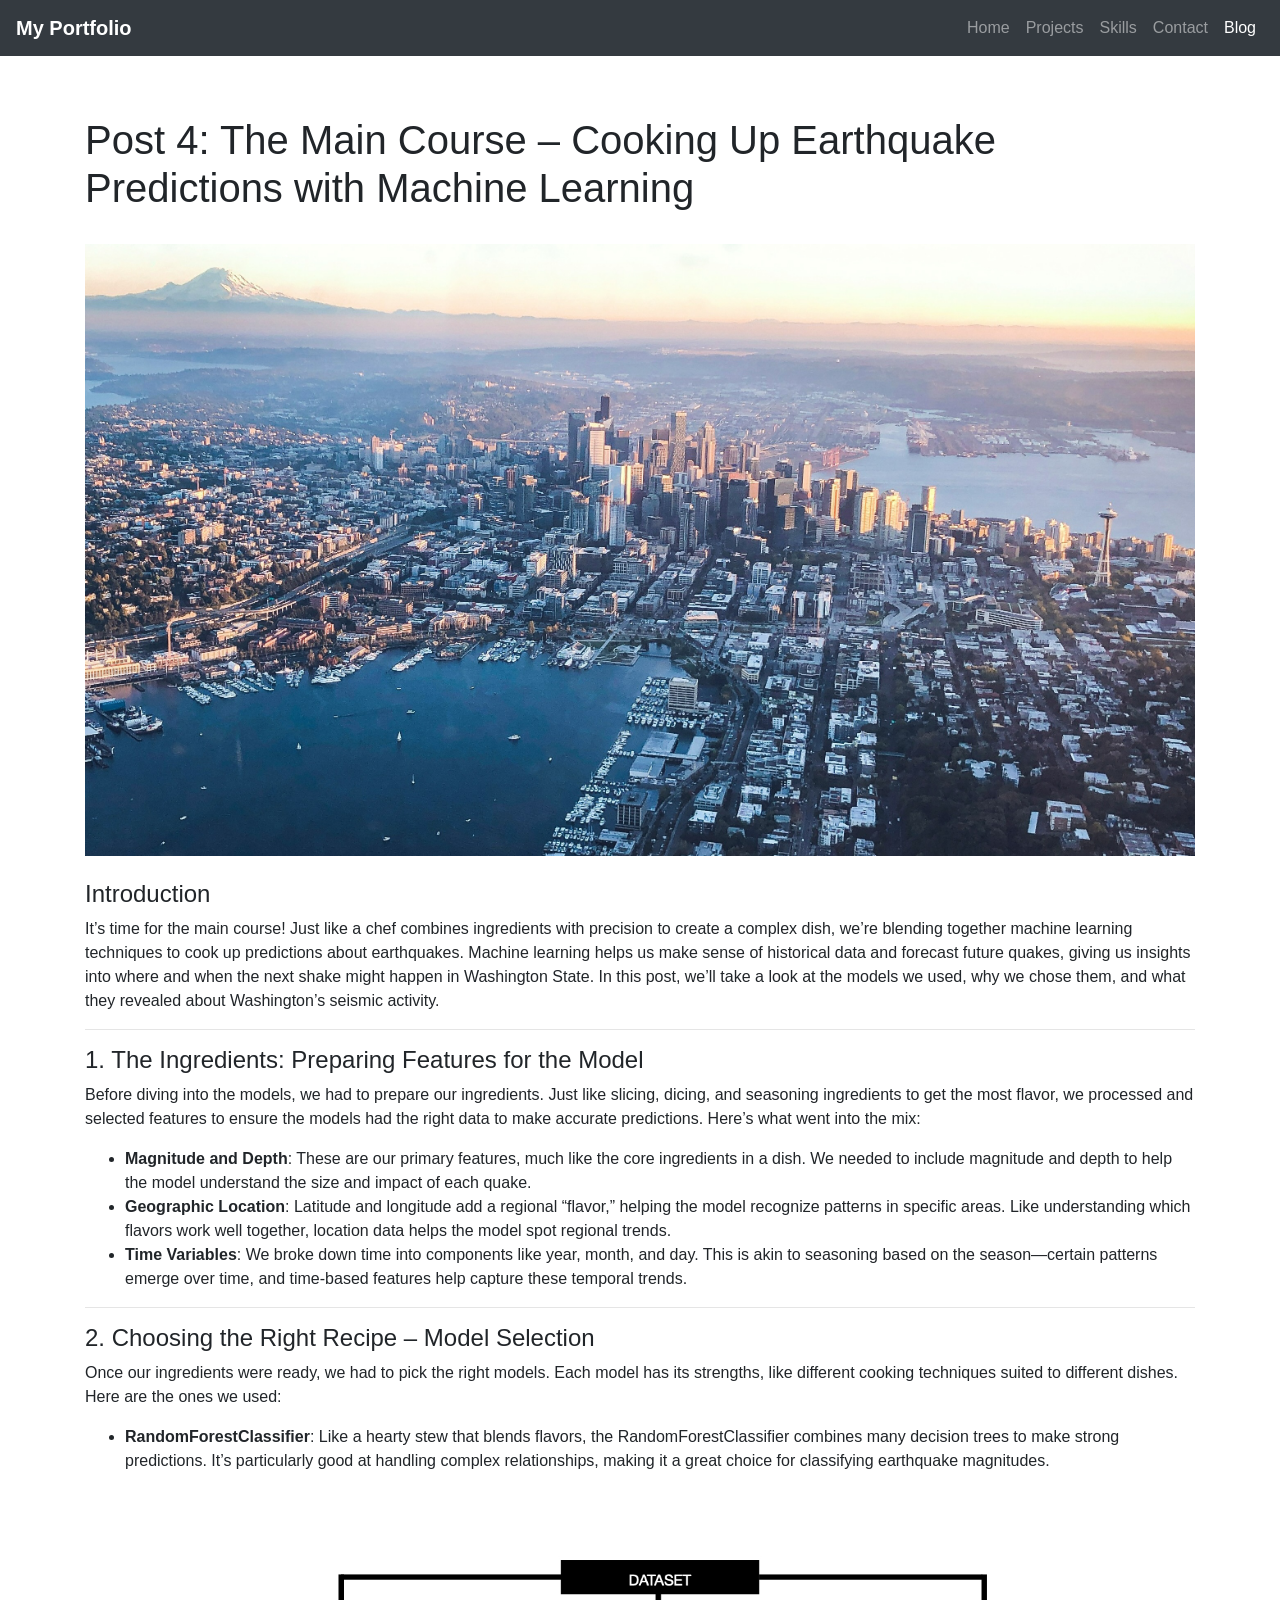
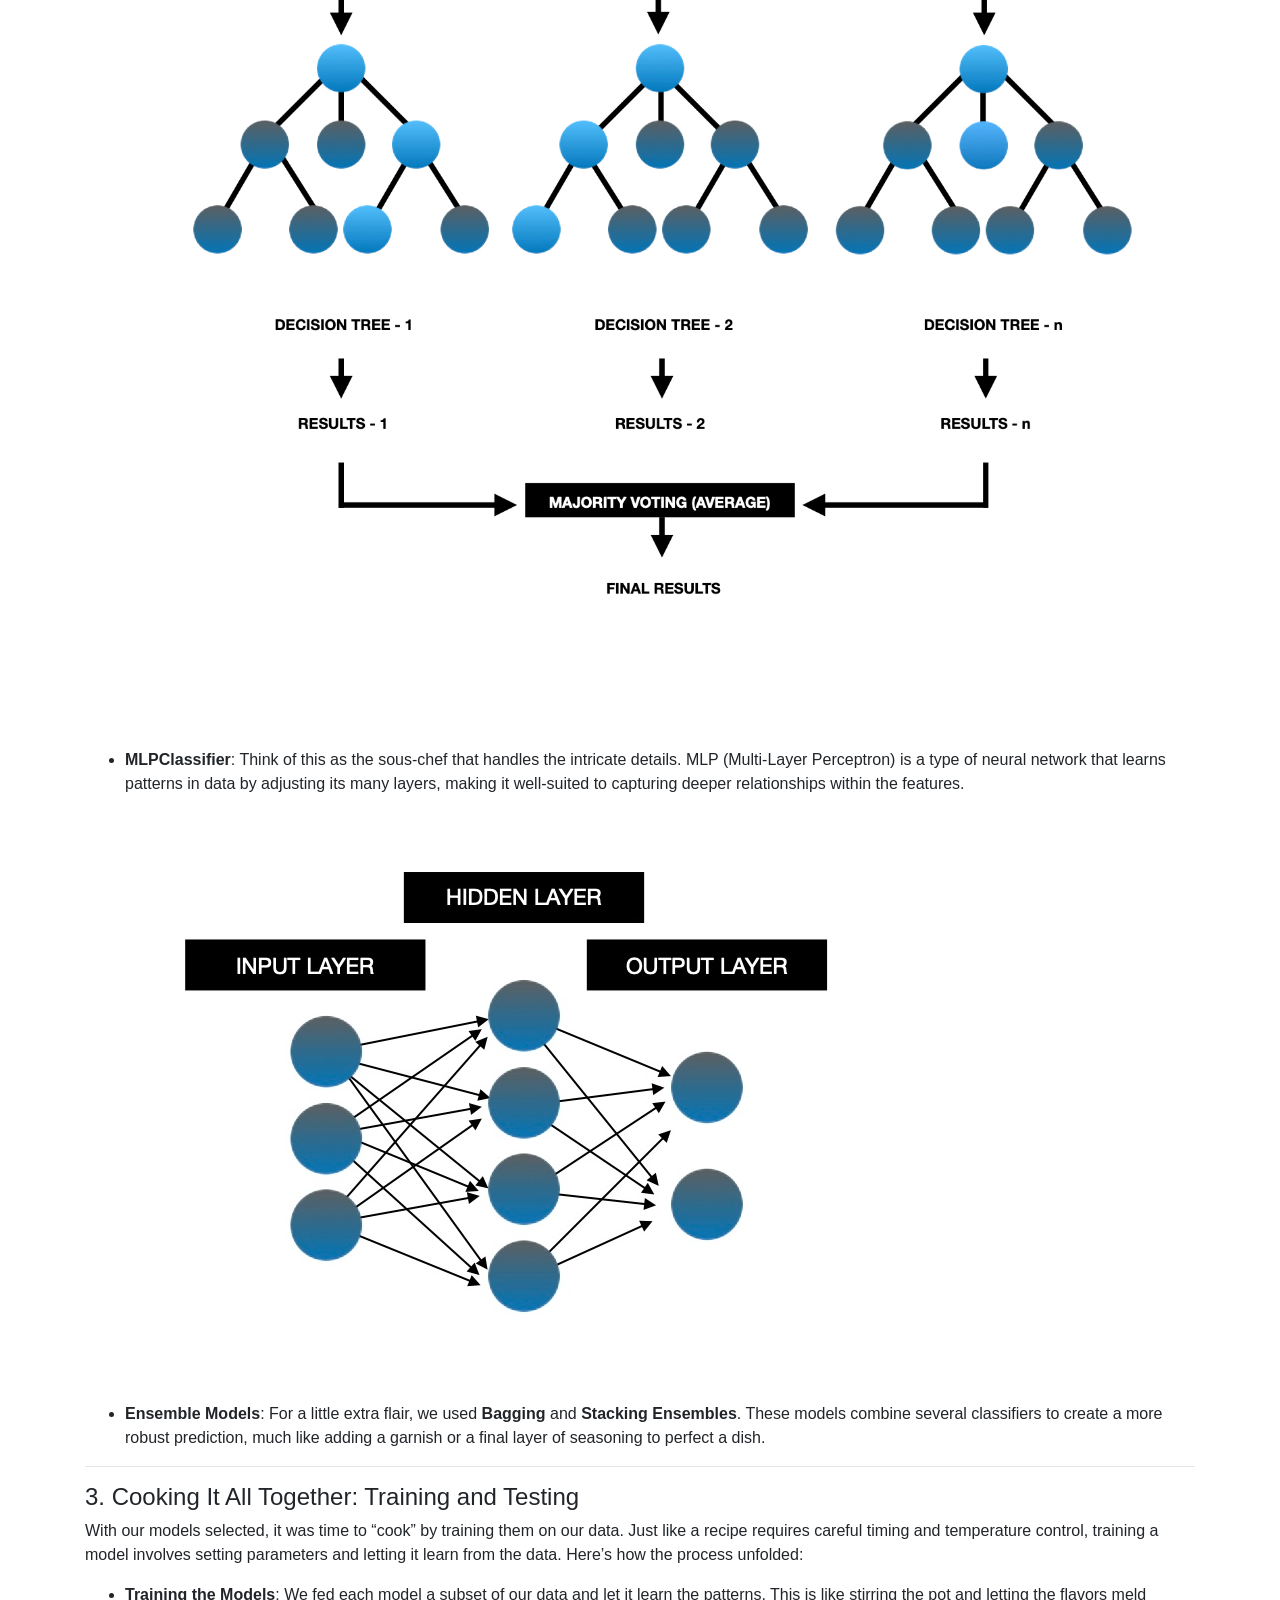
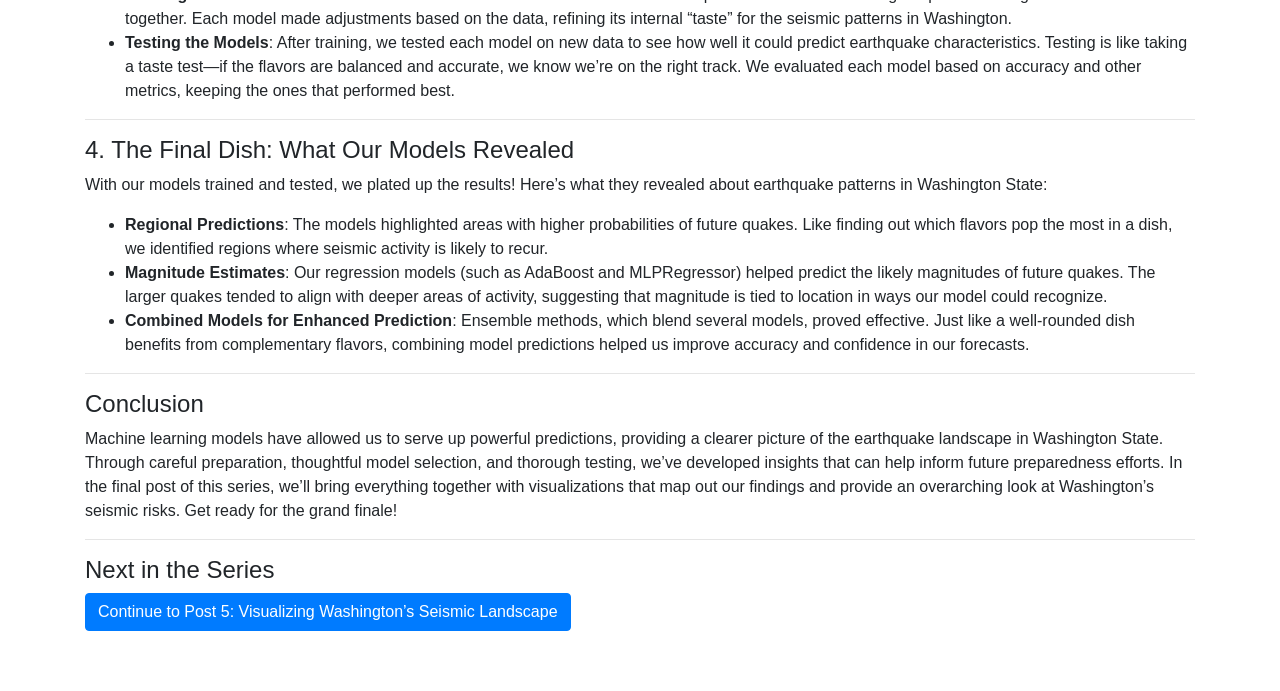
<file: blog-post4.html>
<!DOCTYPE html>
<html lang="en">
<head>
    <meta charset="UTF-8">
    <meta name="viewport" content="width=device-width, initial-scale=1.0">
    <title>The Main Course – Cooking Up Earthquake Predictions with Machine Learning</title>
    <link rel="stylesheet" href="styles.css">
    <!-- Bootstrap CSS -->
    <link href="https://maxcdn.bootstrapcdn.com/bootstrap/4.5.2/css/bootstrap.min.css" rel="stylesheet">

    <meta property="og:title" content="Cooking Up Predictions: How Machine Learning Forecasts Earthquakes">
    <meta property="og:description" content="Discover how machine learning models like RandomForest and MLPClassifier can predict earthquake patterns in Washington State. Learn how data science helps us prepare for future seismic events.">
    <meta property="og:image" content="https://www.adamrivardwalter.com/blog images/earthquake-analysis4.jpg">
    <meta property="og:image:width" content="1200">
    <meta property="og:image:height" content="630">
    <meta property="og:url" content="https://www.adamrivardwalter.com/blog-post4.html">
    <meta property="og:type" content="article">

</head>
<body>
    <!-- Navigation Bar -->
    <nav class="navbar navbar-expand-lg navbar-dark bg-dark sticky-top">
        <a class="navbar-brand" href="index.html">My Portfolio</a>
        <button class="navbar-toggler" type="button" data-toggle="collapse" data-target="#navbarNav" aria-controls="navbarNav" aria-expanded="false" aria-label="Toggle navigation">
            <span class="navbar-toggler-icon"></span>
        </button>
        <div class="collapse navbar-collapse" id="navbarNav">
            <ul class="navbar-nav ml-auto">
                <li class="nav-item">
                    <a class="nav-link" href="index.html#home">Home</a>
                </li>
                <li class="nav-item">
                    <a class="nav-link" href="index.html#projects">Projects</a>
                </li>
                <li class="nav-item">
                    <a class="nav-link" href="index.html#skills">Skills</a>
                </li>
                <li class="nav-item">
                    <a class="nav-link" href="index.html#contact">Contact</a>
                </li>
                <li class="nav-item active">
                    <a class="nav-link" href="blog.html">Blog</a>
                </li>
            </ul>
        </div>
    </nav>

    <!-- Blog Section -->
    <section id="blog-post" class="section">
        <div class="container">
            <!-- Title and Image -->
            <h1 class="text-left">Post 4: The Main Course – Cooking Up Earthquake Predictions with Machine Learning</h1>
            <img src="blog images/earthquake-analysis4.jpg" class="img-fluid my-4" alt="Earthquake Predictions with Machine Learning">
            
            <!-- Content Left-Aligned -->
            <div class="text-left">
                <h4>Introduction</h4>
                <p>It’s time for the main course! Just like a chef combines ingredients with precision to create a complex dish, we’re blending together machine learning techniques to cook up predictions about earthquakes. Machine learning helps us make sense of historical data and forecast future quakes, giving us insights into where and when the next shake might happen in Washington State. In this post, we’ll take a look at the models we used, why we chose them, and what they revealed about Washington’s seismic activity.</p>

                <hr>

                <h4>1. The Ingredients: Preparing Features for the Model</h4>
                <p>Before diving into the models, we had to prepare our ingredients. Just like slicing, dicing, and seasoning ingredients to get the most flavor, we processed and selected features to ensure the models had the right data to make accurate predictions. Here’s what went into the mix:</p>
                <ul>
                    <li><strong>Magnitude and Depth</strong>: These are our primary features, much like the core ingredients in a dish. We needed to include magnitude and depth to help the model understand the size and impact of each quake.</li>
                    
                    
                    <li><strong>Geographic Location</strong>: Latitude and longitude add a regional “flavor,” helping the model recognize patterns in specific areas. Like understanding which flavors work well together, location data helps the model spot regional trends.</li>
                    

                    <li><strong>Time Variables</strong>: We broke down time into components like year, month, and day. This is akin to seasoning based on the season—certain patterns emerge over time, and time-based features help capture these temporal trends.</li>
                    
                </ul>

                <hr>

                <h4>2. Choosing the Right Recipe – Model Selection</h4>
                <p>Once our ingredients were ready, we had to pick the right models. Each model has its strengths, like different cooking techniques suited to different dishes. Here are the ones we used:</p>
                <ul>
                    <li><strong>RandomForestClassifier</strong>: Like a hearty stew that blends flavors, the RandomForestClassifier combines many decision trees to make strong predictions. It’s particularly good at handling complex relationships, making it a great choice for classifying earthquake magnitudes.</li>
                    <img src="blog images/randomforest-classifier1.jpg" class="img-fluid my-4" alt="Moran's I Spatial Correlation">
                    <li><strong>MLPClassifier</strong>: Think of this as the sous-chef that handles the intricate details. MLP (Multi-Layer Perceptron) is a type of neural network that learns patterns in data by adjusting its many layers, making it well-suited to capturing deeper relationships within the features.</li>
                    <img src="blog images/MLP diagram1.jpg" class="img-fluid my-4" alt="Moran's I Spatial Correlation">
                    <li><strong>Ensemble Models</strong>: For a little extra flair, we used <strong>Bagging</strong> and <strong>Stacking Ensembles</strong>. These models combine several classifiers to create a more robust prediction, much like adding a garnish or a final layer of seasoning to perfect a dish.</li>
                </ul>

                <hr>

                <h4>3. Cooking It All Together: Training and Testing</h4>
                <p>With our models selected, it was time to “cook” by training them on our data. Just like a recipe requires careful timing and temperature control, training a model involves setting parameters and letting it learn from the data. Here’s how the process unfolded:</p>
                <ul>
                    <li><strong>Training the Models</strong>: We fed each model a subset of our data and let it learn the patterns. This is like stirring the pot and letting the flavors meld together. Each model made adjustments based on the data, refining its internal “taste” for the seismic patterns in Washington.</li>

                    <li><strong>Testing the Models</strong>: After training, we tested each model on new data to see how well it could predict earthquake characteristics. Testing is like taking a taste test—if the flavors are balanced and accurate, we know we’re on the right track. We evaluated each model based on accuracy and other metrics, keeping the ones that performed best.</li>
                </ul>

                <hr>

                <h4>4. The Final Dish: What Our Models Revealed</h4>
                <p>With our models trained and tested, we plated up the results! Here’s what they revealed about earthquake patterns in Washington State:</p>
                <ul>
                    <li><strong>Regional Predictions</strong>: The models highlighted areas with higher probabilities of future quakes. Like finding out which flavors pop the most in a dish, we identified regions where seismic activity is likely to recur.</li>
                    

                    <li><strong>Magnitude Estimates</strong>: Our regression models (such as AdaBoost and MLPRegressor) helped predict the likely magnitudes of future quakes. The larger quakes tended to align with deeper areas of activity, suggesting that magnitude is tied to location in ways our model could recognize.</li>
                    

                    <li><strong>Combined Models for Enhanced Prediction</strong>: Ensemble methods, which blend several models, proved effective. Just like a well-rounded dish benefits from complementary flavors, combining model predictions helped us improve accuracy and confidence in our forecasts.</li>
                    
                </ul>

                <hr>

                <h4>Conclusion</h4>
                <p>Machine learning models have allowed us to serve up powerful predictions, providing a clearer picture of the earthquake landscape in Washington State. Through careful preparation, thoughtful model selection, and thorough testing, we’ve developed insights that can help inform future preparedness efforts. In the final post of this series, we’ll bring everything together with visualizations that map out our findings and provide an overarching look at Washington’s seismic risks. Get ready for the grand finale!</p>

                <hr>

                <!-- Next in the Series Section -->
                <h4>Next in the Series</h4>
                <a href="blog-post5.html" class="btn btn-primary">Continue to Post 5: Visualizing Washington’s Seismic Landscape</a>
            </div>
        </div>
    </section>

    <!-- Bootstrap JS and dependencies -->
    <script src="https://code.jquery.com/jquery-3.5.1.slim.min.js"></script>
    <script src="https://cdn.jsdelivr.net/npm/@popperjs/core@2.9.2/dist/umd/popper.min.js"></script>
    <script src="https://maxcdn.bootstrapcdn.com/bootstrap/4.5.2/js/bootstrap.min.js"></script>
</body>
</html>
</file>
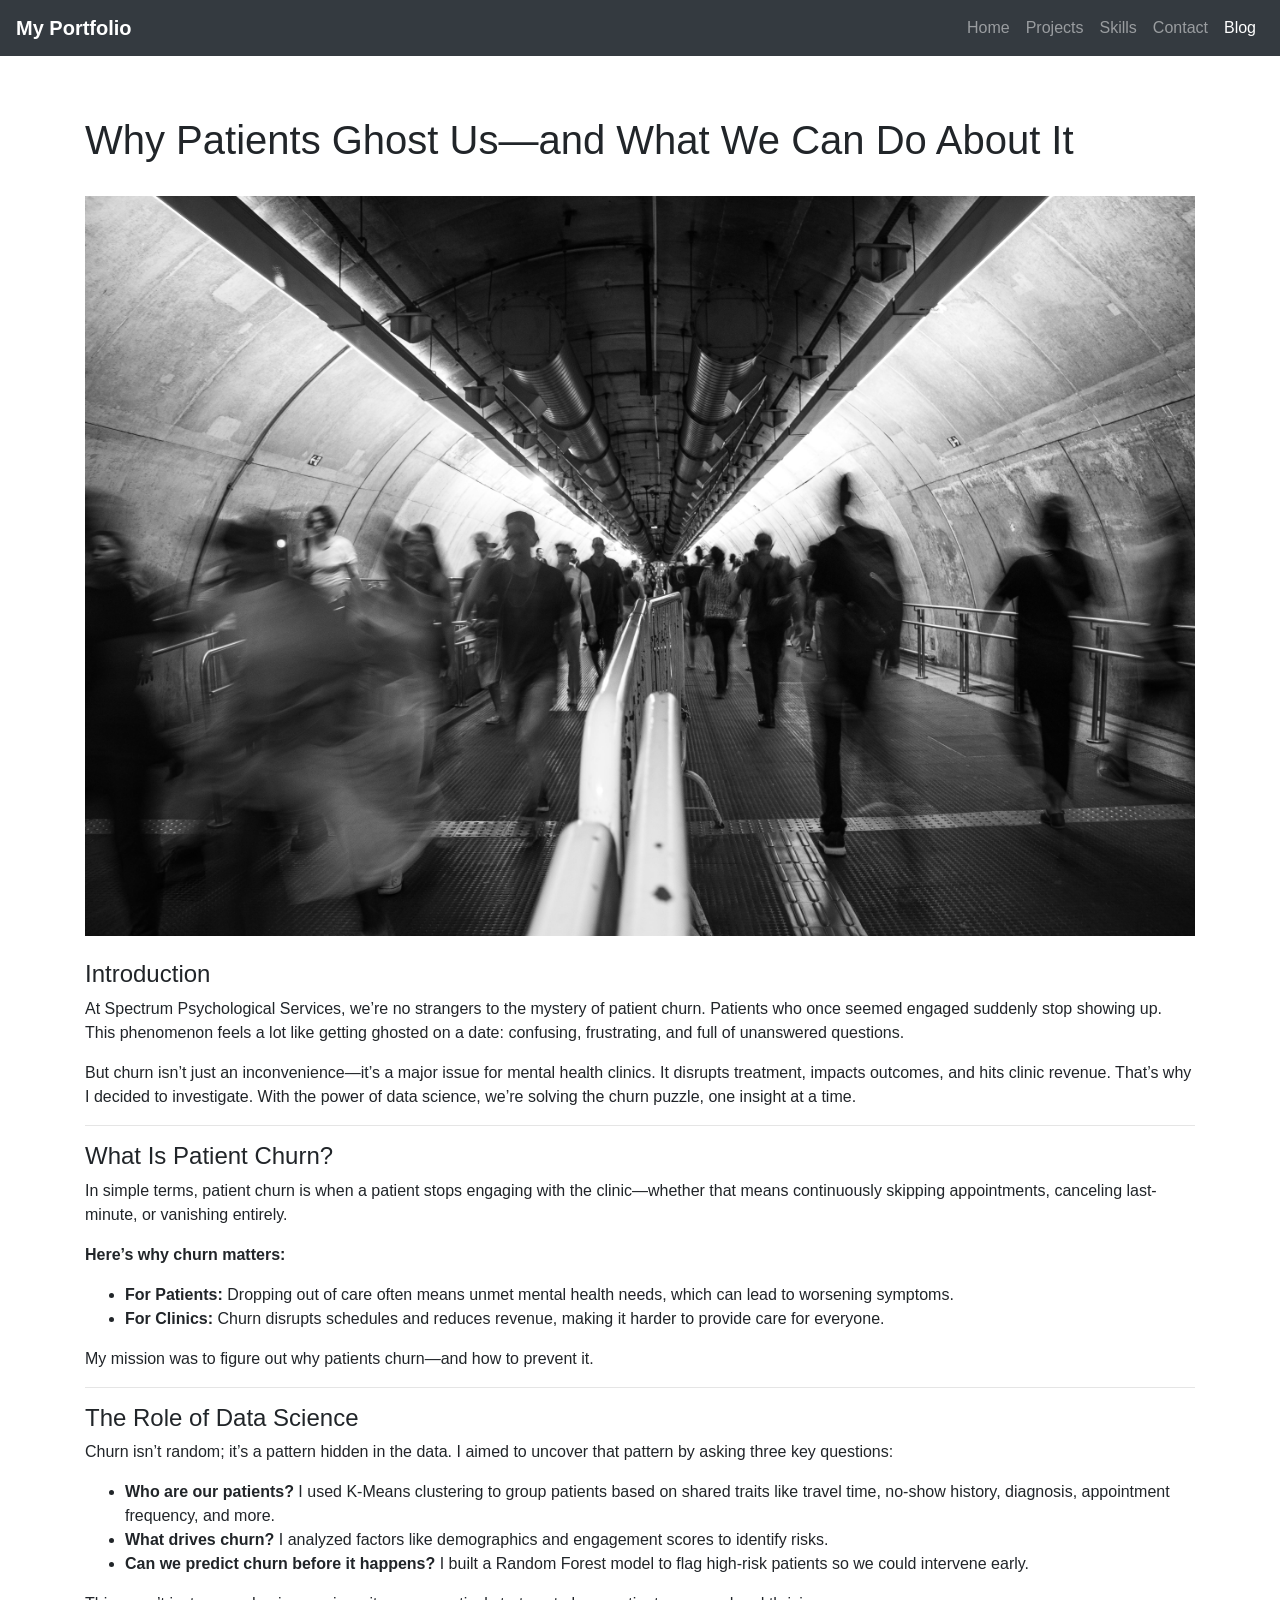
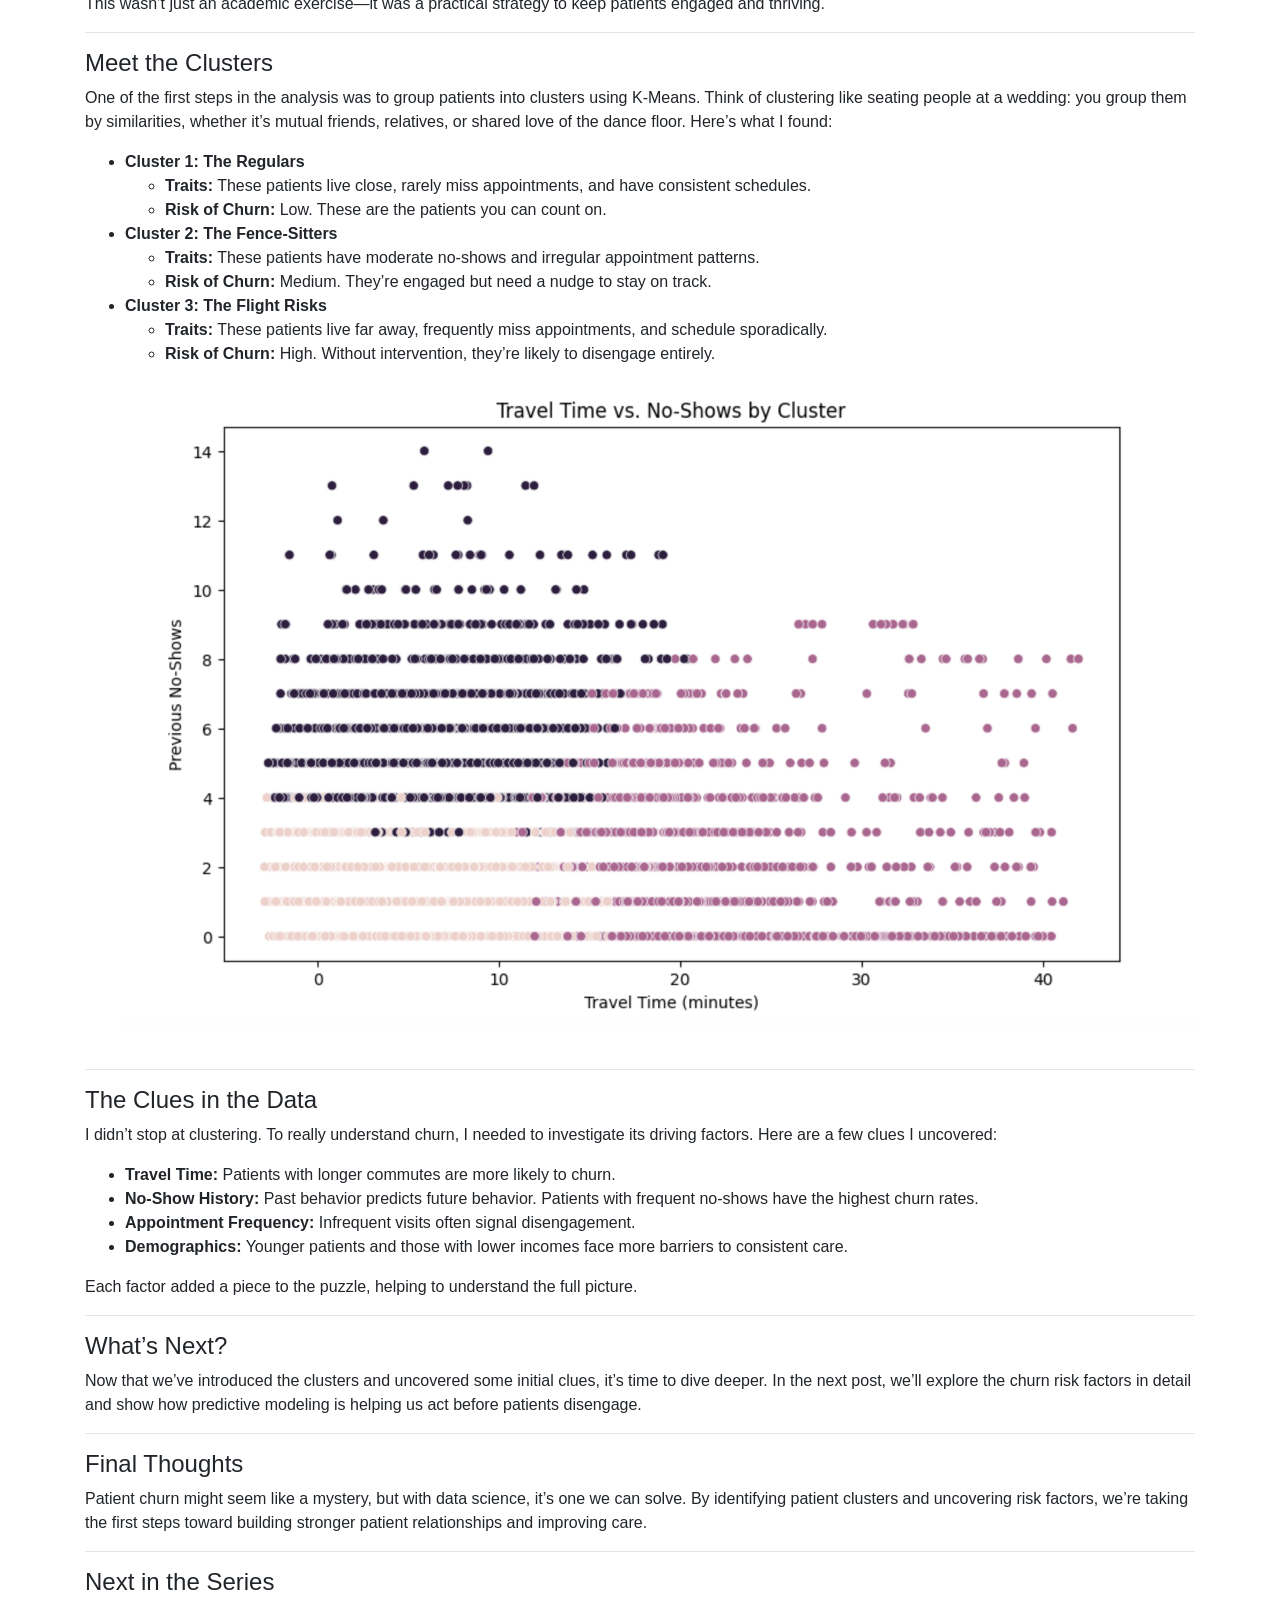
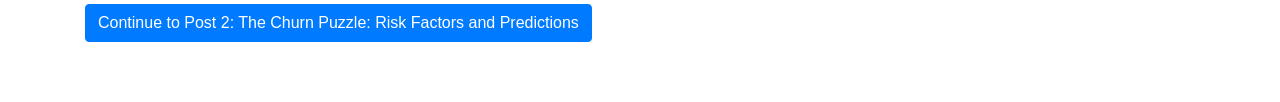
<file: blog-post6.html>
<!DOCTYPE html>
<html lang="en">
<head>
    <meta charset="UTF-8">
    <meta name="viewport" content="width=device-width, initial-scale=1.0">
    <title>Why Patients Ghost Us—and What We Can Do About It</title>
    <link rel="stylesheet" href="styles.css">
    <!-- Bootstrap CSS -->
    <link href="https://maxcdn.bootstrapcdn.com/bootstrap/4.5.2/css/bootstrap.min.css" rel="stylesheet">

    <meta property="og:title" content="Why Patients Ghost Us—and What We Can Do About It">
    <meta property="og:description" content="Discover why patients disengage from mental health care. In this post, we explore the concept of patient churn, introduce clustering techniques to identify patient types, and uncover the first clues in solving the churn puzzle.">
    <meta property="og:image" content="https://www.adamrivardwalter.com/blog images/healthcare-blog1.jpg">
    <meta property="og:image:width" content="1200">
    <meta property="og:image:height" content="630">
    <meta property="og:url" content="https://www.adamrivardwalter.com/blog-post6.html">
    <meta property="og:type" content="article">

</head>
<body>
    <!-- Navigation Bar -->
    <nav class="navbar navbar-expand-lg navbar-dark bg-dark sticky-top">
        <a class="navbar-brand" href="index.html">My Portfolio</a>
        <button class="navbar-toggler" type="button" data-toggle="collapse" data-target="#navbarNav" aria-controls="navbarNav" aria-expanded="false" aria-label="Toggle navigation">
            <span class="navbar-toggler-icon"></span>
        </button>
        <div class="collapse navbar-collapse" id="navbarNav">
            <ul class="navbar-nav ml-auto">
                <li class="nav-item">
                    <a class="nav-link" href="index.html#home">Home</a>
                </li>
                <li class="nav-item">
                    <a class="nav-link" href="index.html#projects">Projects</a>
                </li>
                <li class="nav-item">
                    <a class="nav-link" href="index.html#skills">Skills</a>
                </li>
                <li class="nav-item">
                    <a class="nav-link" href="index.html#contact">Contact</a>
                </li>
                <li class="nav-item active">
                    <a class="nav-link" href="blog.html">Blog</a>
                </li>
            </ul>
        </div>
    </nav>

    <!-- Blog Section -->
    <section id="blog-post" class="section">
        <div class="container">
            <!-- Title and Image -->
            <h1 class="text-left">Why Patients Ghost Us—and What We Can Do About It</h1>
            <img src="blog images/healthcare-blog1.jpg" class="img-fluid my-4" alt="Why Patients Ghost Us">

            <!-- Content Left-Aligned -->
            <div class="text-left">
                <h4>Introduction</h4>
                <p>At Spectrum Psychological Services, we’re no strangers to the mystery of patient churn. Patients who once seemed engaged suddenly stop showing up. This phenomenon feels a lot like getting ghosted on a date: confusing, frustrating, and full of unanswered questions.</p>
                <p>But churn isn’t just an inconvenience—it’s a major issue for mental health clinics. It disrupts treatment, impacts outcomes, and hits clinic revenue. That’s why I decided to investigate. With the power of data science, we’re solving the churn puzzle, one insight at a time.</p>

                <hr>

                <h4>What Is Patient Churn?</h4>
                <p>In simple terms, patient churn is when a patient stops engaging with the clinic—whether that means continuously skipping appointments, canceling last-minute, or vanishing entirely.</p>
                <p><strong>Here’s why churn matters:</strong></p>
                <ul>
                    <li><strong>For Patients:</strong> Dropping out of care often means unmet mental health needs, which can lead to worsening symptoms.</li>
                    <li><strong>For Clinics:</strong> Churn disrupts schedules and reduces revenue, making it harder to provide care for everyone.</li>
                </ul>
                <p>My mission was to figure out why patients churn—and how to prevent it.</p>

                <hr>

                <h4>The Role of Data Science</h4>
                <p>Churn isn’t random; it’s a pattern hidden in the data. I aimed to uncover that pattern by asking three key questions:</p>
                <ul>
                    <li><strong>Who are our patients?</strong> I used K-Means clustering to group patients based on shared traits like travel time, no-show history, diagnosis, appointment frequency, and more.</li>
                    <li><strong>What drives churn?</strong> I analyzed factors like demographics and engagement scores to identify risks.</li>
                    <li><strong>Can we predict churn before it happens?</strong> I built a Random Forest model to flag high-risk patients so we could intervene early.</li>
                </ul>
                <p>This wasn’t just an academic exercise—it was a practical strategy to keep patients engaged and thriving.</p>

                <hr>

                <h4>Meet the Clusters</h4>
                <p>One of the first steps in the analysis was to group patients into clusters using K-Means. Think of clustering like seating people at a wedding: you group them by similarities, whether it’s mutual friends, relatives, or shared love of the dance floor. Here’s what I found:</p>
                <ul>
                    <li><strong>Cluster 1: The Regulars</strong>
                        <ul>
                            <li><strong>Traits:</strong> These patients live close, rarely miss appointments, and have consistent schedules.</li>
                            <li><strong>Risk of Churn:</strong> Low. These are the patients you can count on.</li>
                        </ul>
                    </li>
                    <li><strong>Cluster 2: The Fence-Sitters</strong>
                        <ul>
                            <li><strong>Traits:</strong> These patients have moderate no-shows and irregular appointment patterns.</li>
                            <li><strong>Risk of Churn:</strong> Medium. They’re engaged but need a nudge to stay on track.</li>
                        </ul>
                    </li>
                    <li><strong>Cluster 3: The Flight Risks</strong>
                        <ul>
                            <li><strong>Traits:</strong> These patients live far away, frequently miss appointments, and schedule sporadically.</li>
                            <li><strong>Risk of Churn:</strong> High. Without intervention, they’re likely to disengage entirely.</li>
                        </ul>
                        <img src="blog images/flight-risks.jpg" class="img-fluid my-4" alt="Flight Risks Cluster">
                    </li>
                </ul>

                <hr>

                <h4>The Clues in the Data</h4>
                <p>I didn’t stop at clustering. To really understand churn, I needed to investigate its driving factors. Here are a few clues I uncovered:</p>
                <ul>
                    <li><strong>Travel Time:</strong> Patients with longer commutes are more likely to churn.</li>
                    <li><strong>No-Show History:</strong> Past behavior predicts future behavior. Patients with frequent no-shows have the highest churn rates.</li>
                    <li><strong>Appointment Frequency:</strong> Infrequent visits often signal disengagement.</li>
                    <li><strong>Demographics:</strong> Younger patients and those with lower incomes face more barriers to consistent care.</li>
                </ul>
                <p>Each factor added a piece to the puzzle, helping to understand the full picture.</p>

                <hr>

                <h4>What’s Next?</h4>
                <p>Now that we’ve introduced the clusters and uncovered some initial clues, it’s time to dive deeper. In the next post, we’ll explore the churn risk factors in detail and show how predictive modeling is helping us act before patients disengage.</p>

                <hr>

                <h4>Final Thoughts</h4>
                <p>Patient churn might seem like a mystery, but with data science, it’s one we can solve. By identifying patient clusters and uncovering risk factors, we’re taking the first steps toward building stronger patient relationships and improving care.</p>

                <hr>

                <!-- Next in the Series Section -->
                <h4>Next in the Series</h4>
                <a href="blog-post7.html" class="btn btn-primary">Continue to Post 2: The Churn Puzzle: Risk Factors and Predictions</a>
            </div>
        </div>
    </section>

    <!-- Bootstrap JS and dependencies -->
    <script src="https://code.jquery.com/jquery-3.5.1.slim.min.js"></script>
    <script src="https://cdn.jsdelivr.net/npm/@popperjs/core@2.9.2/dist/umd/popper.min.js"></script>
    <script src="https://maxcdn.bootstrapcdn.com/bootstrap/4.5.2/js/bootstrap.min.js"></script>
</body>
</html>
</file>
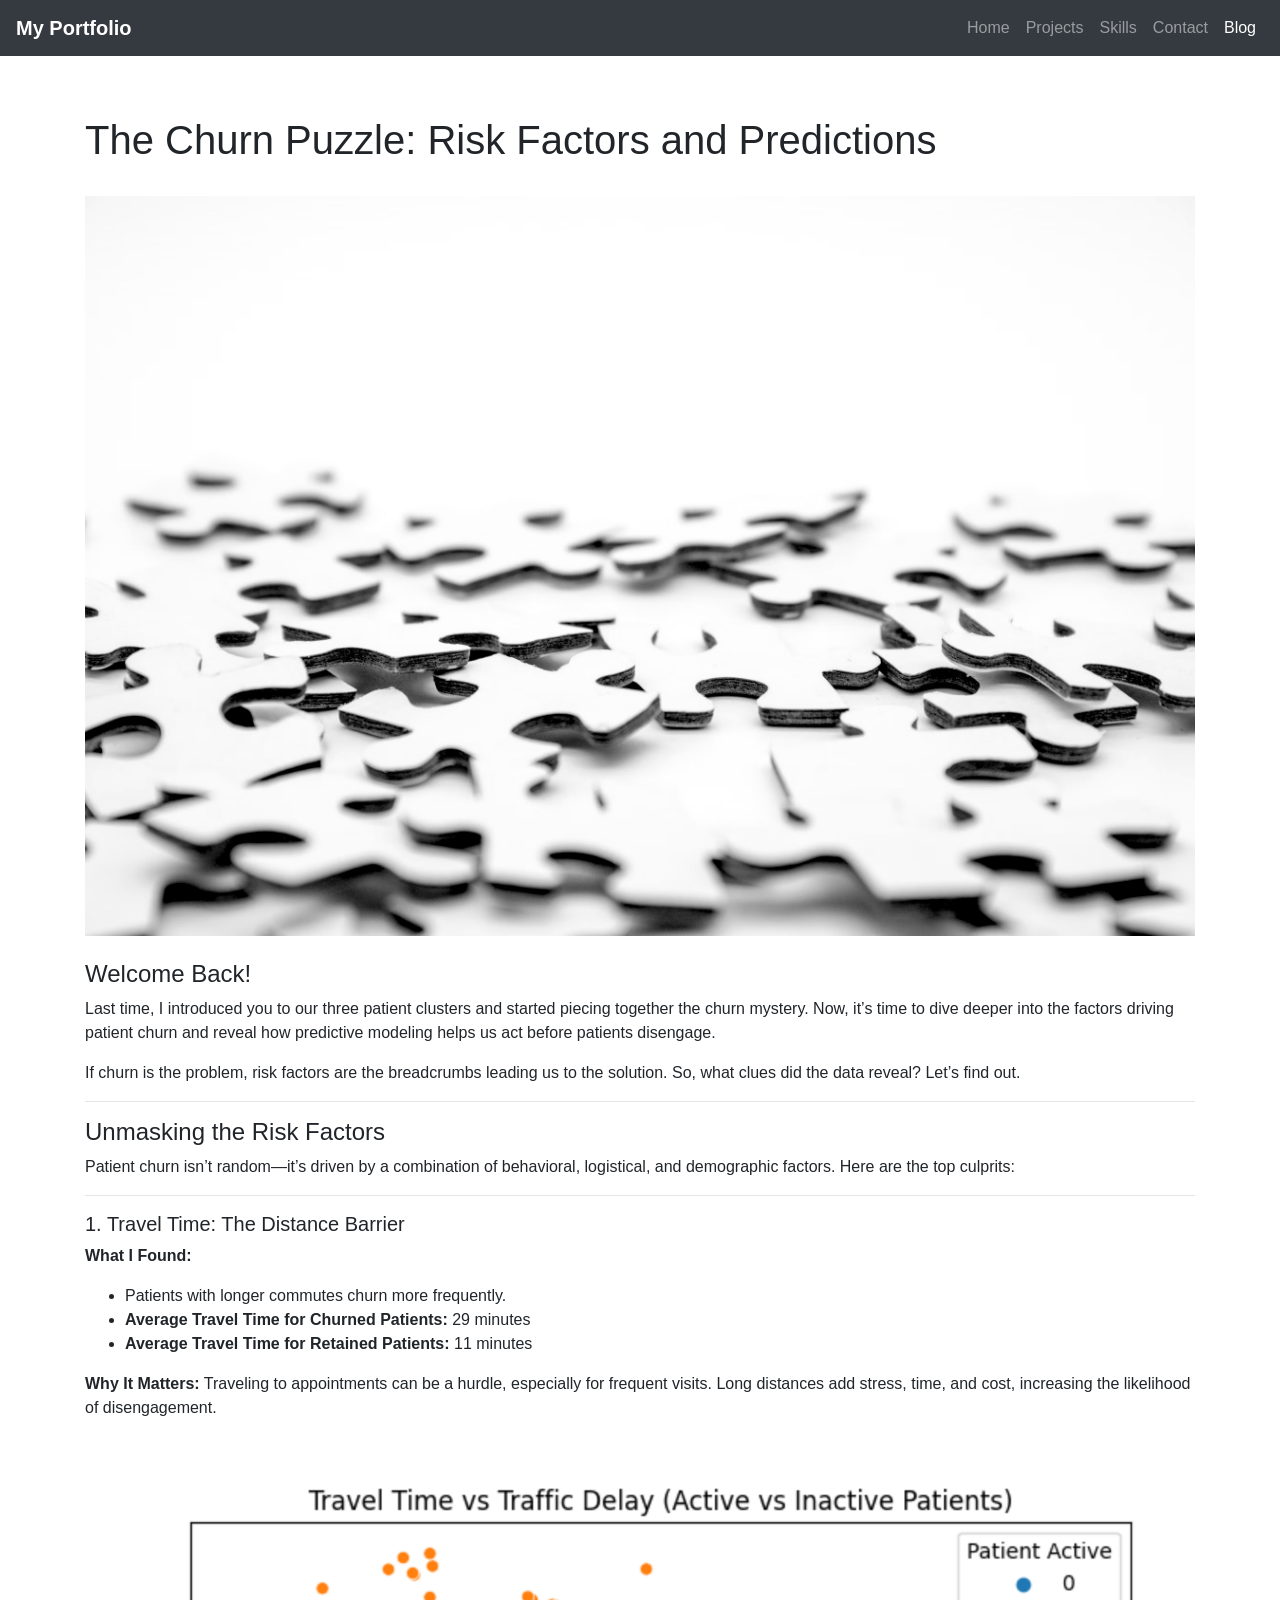
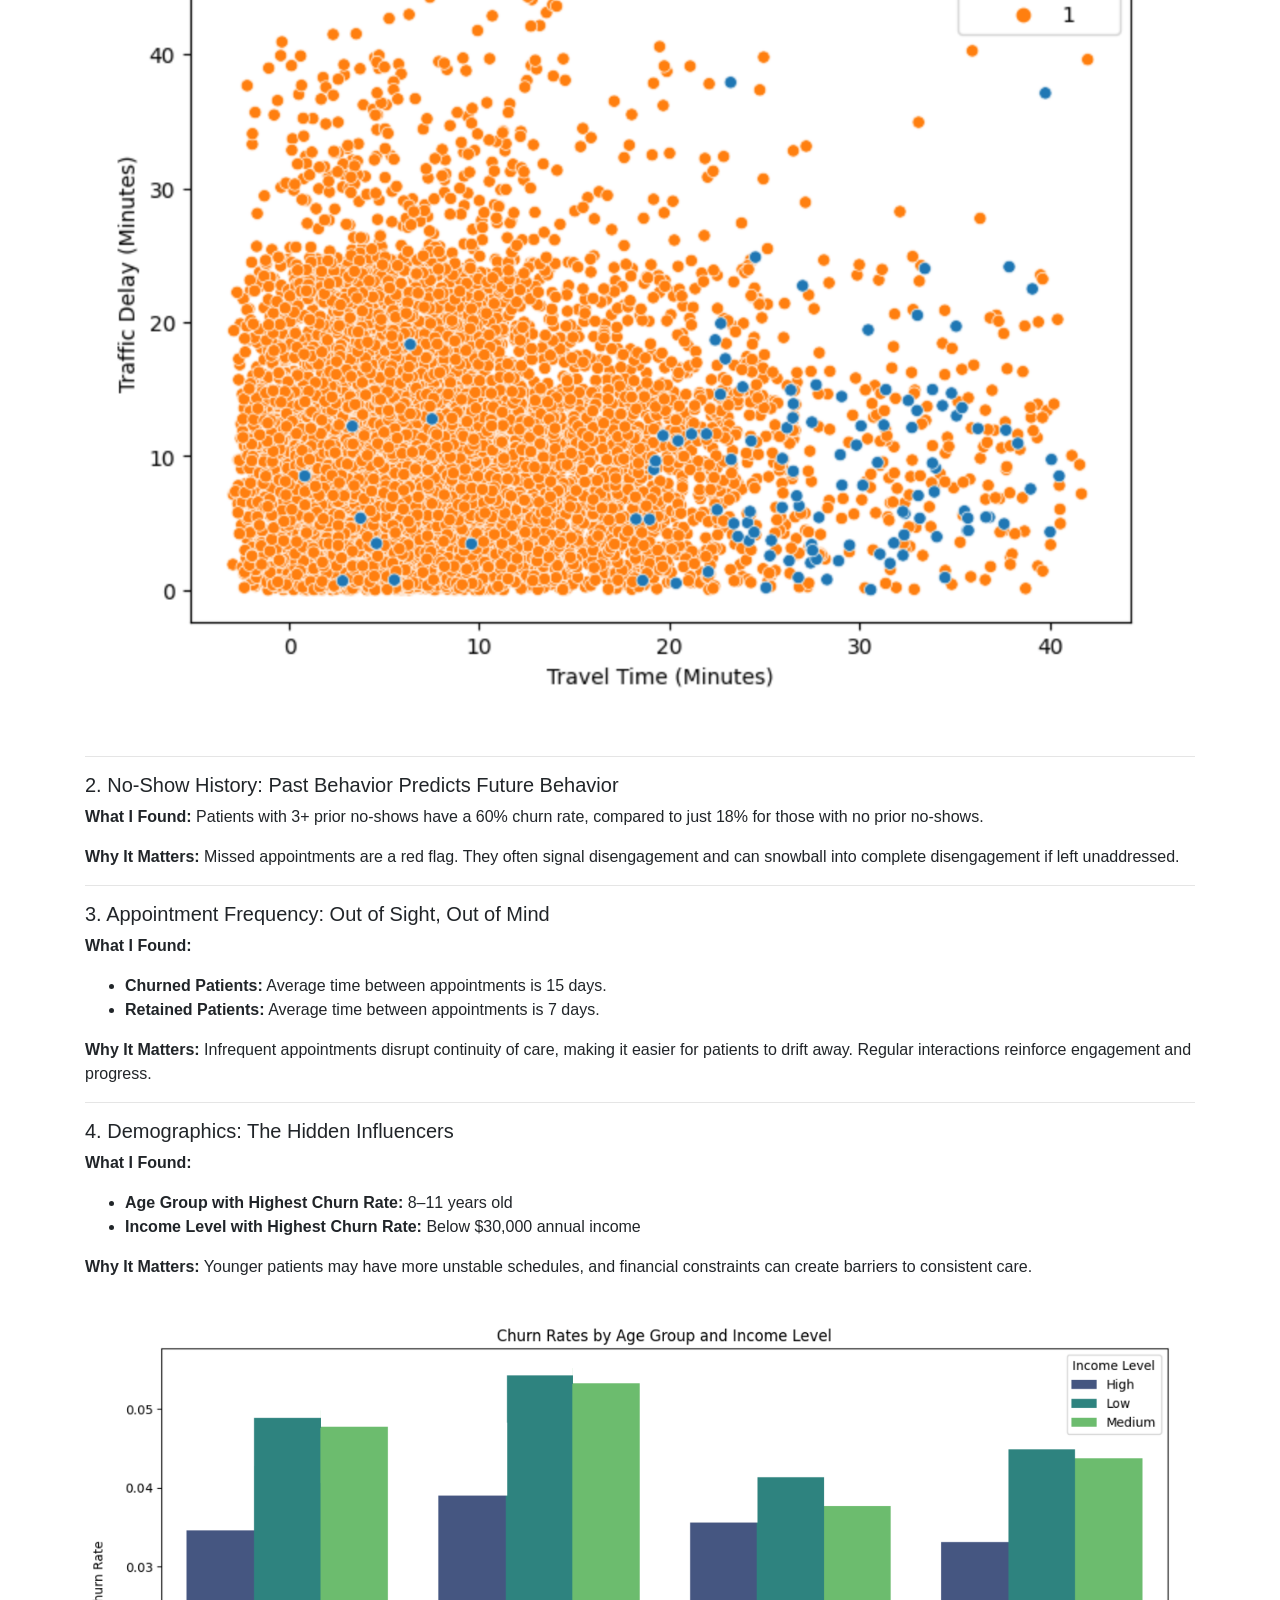
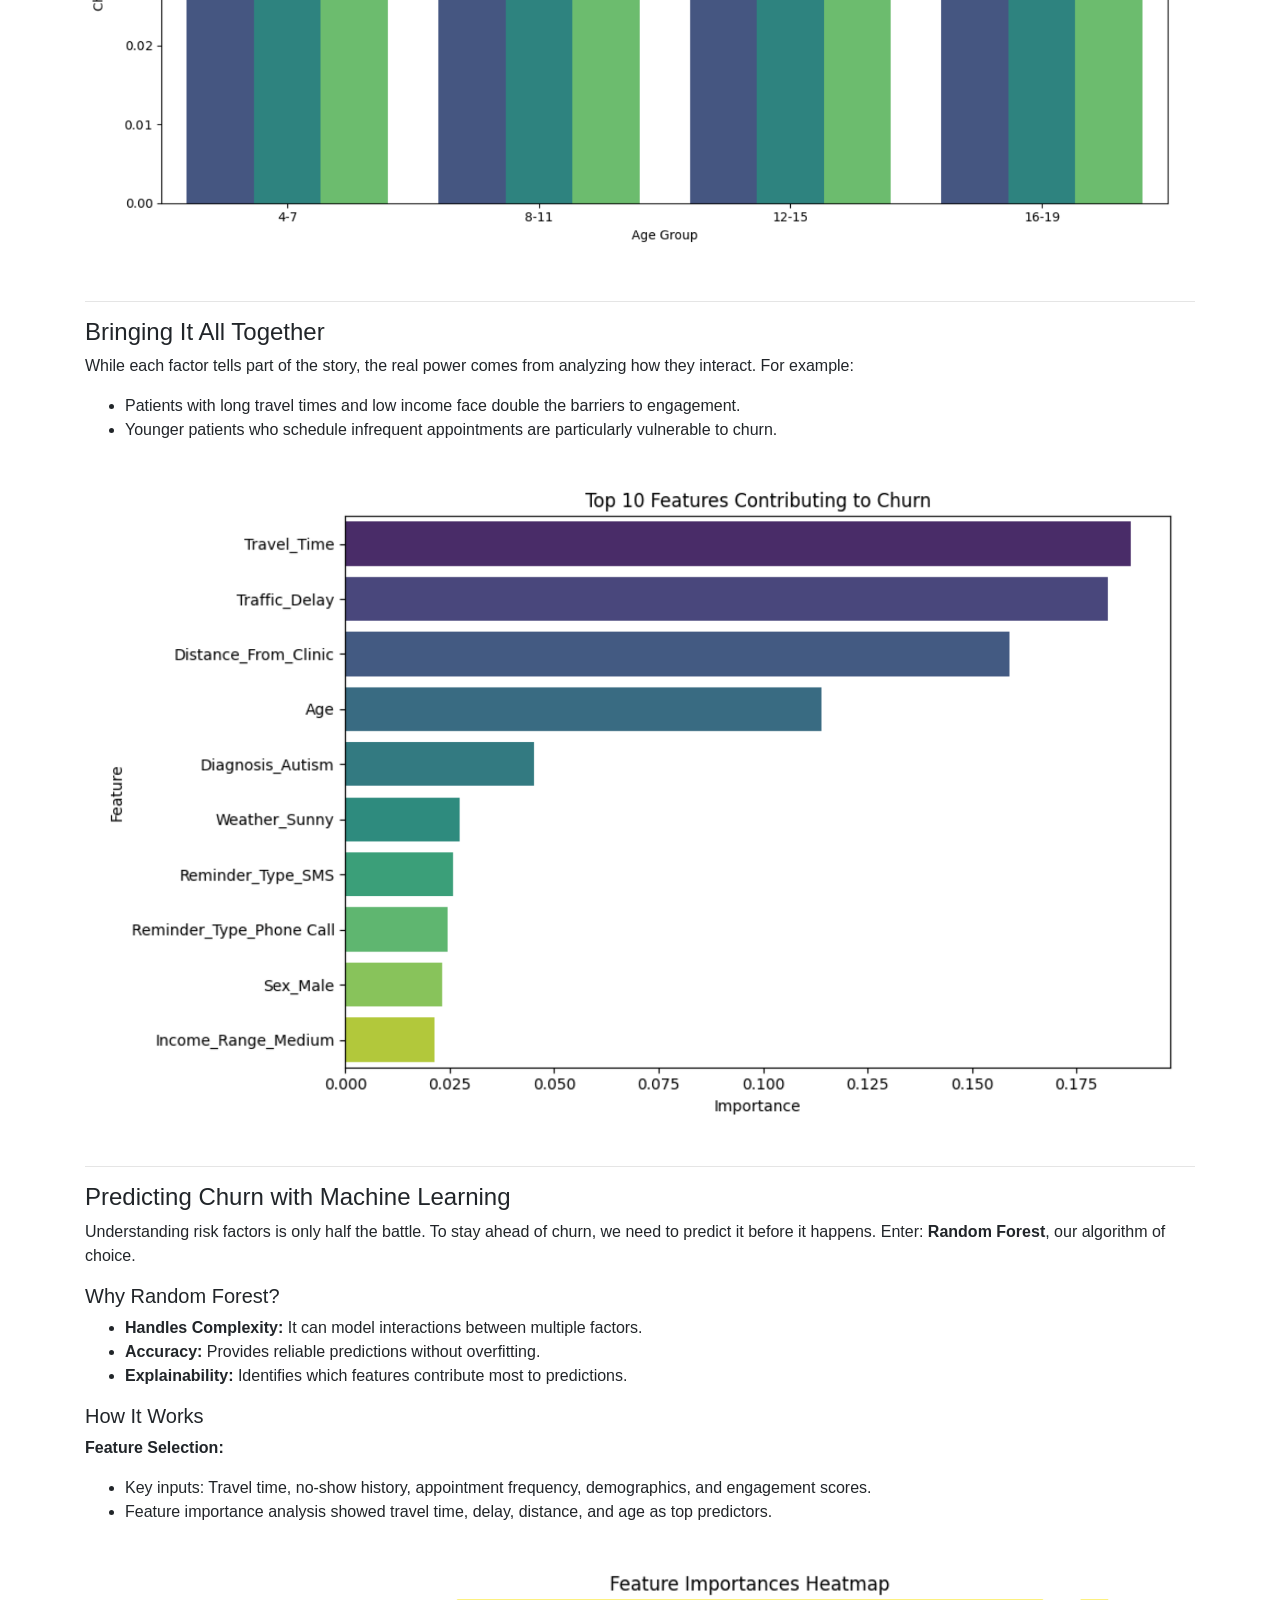
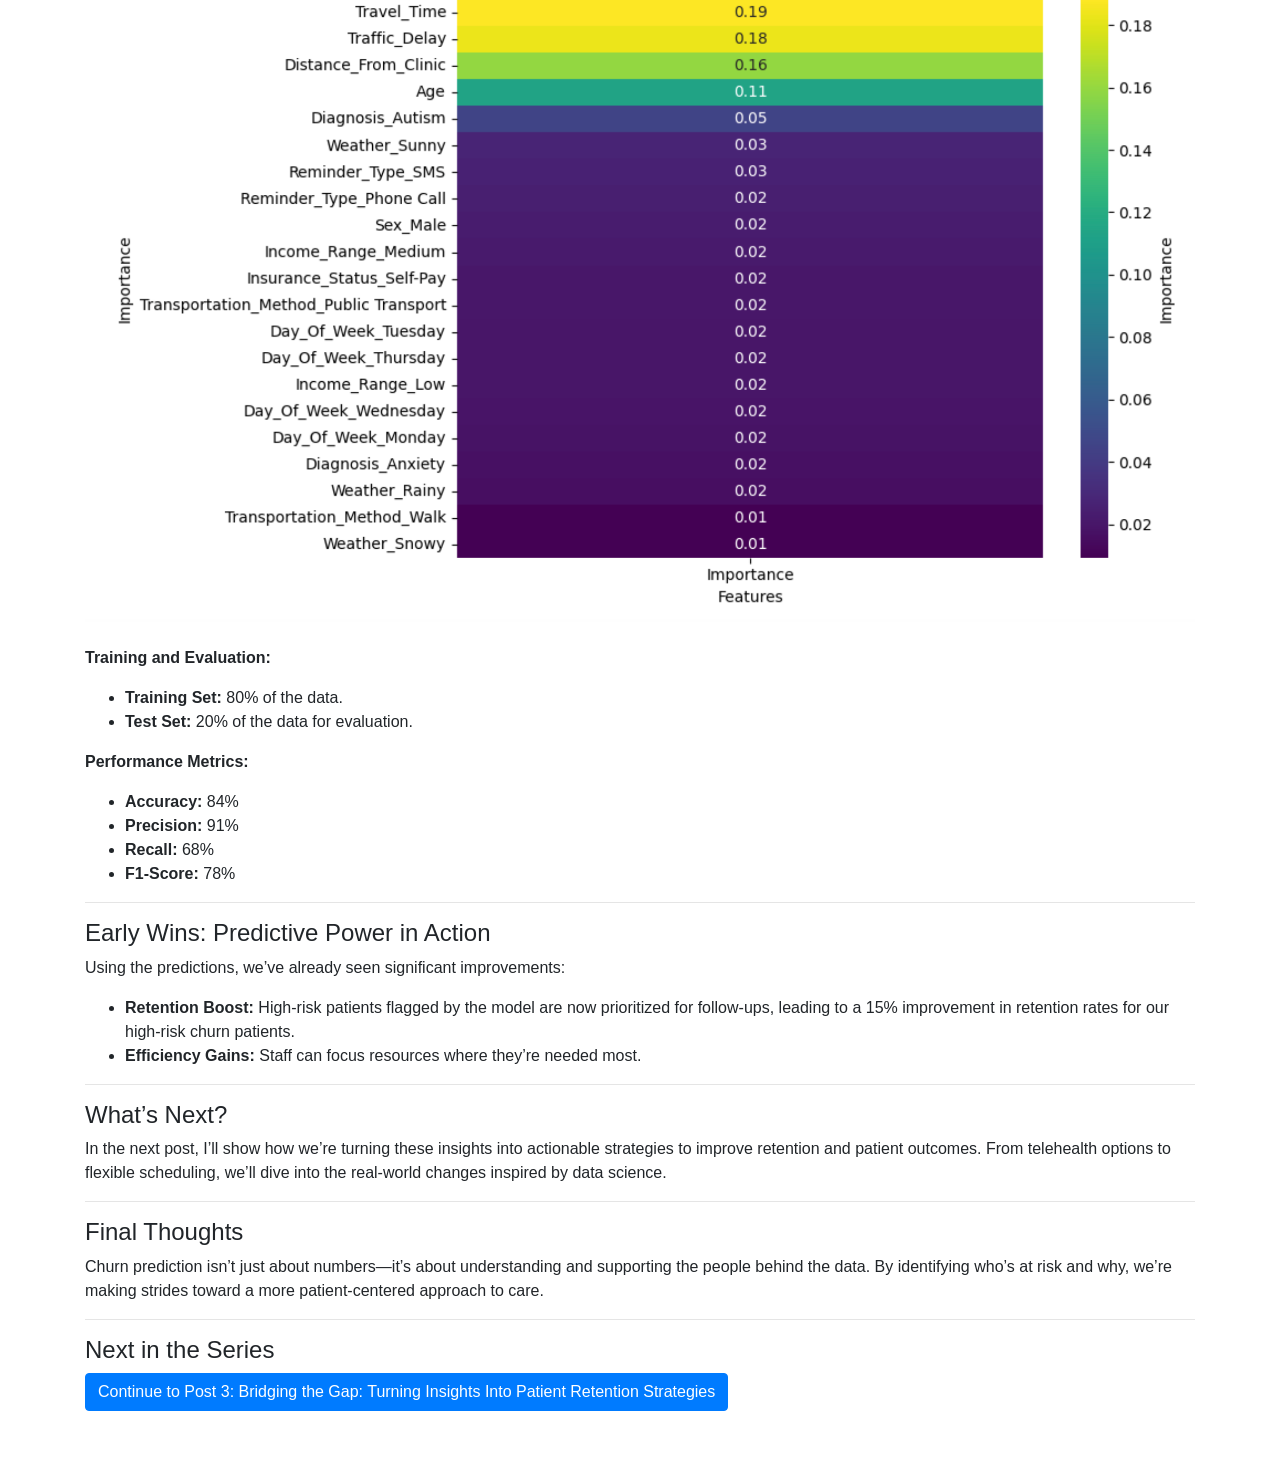
<file: blog-post7.html>
<!DOCTYPE html>
<html lang="en">
<head>
    <meta charset="UTF-8">
    <meta name="viewport" content="width=device-width, initial-scale=1.0">
    <title>The Churn Puzzle: Risk Factors and Predictions</title>
    <link rel="stylesheet" href="styles.css">
    <!-- Bootstrap CSS -->
    <link href="https://maxcdn.bootstrapcdn.com/bootstrap/4.5.2/css/bootstrap.min.css" rel="stylesheet">

    <meta property="og:title" content="The Churn Puzzle: Risk Factors and Predictions">
    <meta property="og:description" content="Explore the factors driving patient churn and discover how predictive modeling helps us flag high-risk patients before they disengage. This post uncovers travel time, no-show history, and more as key churn predictors.">
    <meta property="og:image" content="https://www.adamrivardwalter.com/blog images/healthcare-blog2.jpg">
    <meta property="og:image:width" content="1200">
    <meta property="og:image:height" content="630">
    <meta property="og:url" content="https://www.adamrivardwalter.com/blog-post7.html">
    <meta property="og:type" content="article">



</head>
<body>
    <!-- Navigation Bar -->
    <nav class="navbar navbar-expand-lg navbar-dark bg-dark sticky-top">
        <a class="navbar-brand" href="index.html">My Portfolio</a>
        <button class="navbar-toggler" type="button" data-toggle="collapse" data-target="#navbarNav" aria-controls="navbarNav" aria-expanded="false" aria-label="Toggle navigation">
            <span class="navbar-toggler-icon"></span>
        </button>
        <div class="collapse navbar-collapse" id="navbarNav">
            <ul class="navbar-nav ml-auto">
                <li class="nav-item">
                    <a class="nav-link" href="index.html#home">Home</a>
                </li>
                <li class="nav-item">
                    <a class="nav-link" href="index.html#projects">Projects</a>
                </li>
                <li class="nav-item">
                    <a class="nav-link" href="index.html#skills">Skills</a>
                </li>
                <li class="nav-item">
                    <a class="nav-link" href="index.html#contact">Contact</a>
                </li>
                <li class="nav-item active">
                    <a class="nav-link" href="blog.html">Blog</a>
                </li>
            </ul>
        </div>
    </nav>

    <!-- Blog Section -->
    <section id="blog-post" class="section">
        <div class="container">
            <!-- Title and Image -->
            <h1 class="text-left">The Churn Puzzle: Risk Factors and Predictions</h1>
            <img src="blog images/healthcare-blog2.jpg" class="img-fluid my-4" alt="The Churn Puzzle">

            <!-- Content Left-Aligned -->
            <div class="text-left">
                <h4>Welcome Back!</h4>
                <p>Last time, I introduced you to our three patient clusters and started piecing together the churn mystery. Now, it’s time to dive deeper into the factors driving patient churn and reveal how predictive modeling helps us act before patients disengage.</p>
                <p>If churn is the problem, risk factors are the breadcrumbs leading us to the solution. So, what clues did the data reveal? Let’s find out.</p>

                <hr>

                <h4>Unmasking the Risk Factors</h4>
                <p>Patient churn isn’t random—it’s driven by a combination of behavioral, logistical, and demographic factors. Here are the top culprits:</p>

                <hr>

                <h5>1. Travel Time: The Distance Barrier</h5>
                <p><strong>What I Found:</strong></p>
                <ul>
                    <li>Patients with longer commutes churn more frequently.</li>
                    <li><strong>Average Travel Time for Churned Patients:</strong> 29 minutes</li>
                    <li><strong>Average Travel Time for Retained Patients:</strong> 11 minutes</li>
                </ul>
                <p><strong>Why It Matters:</strong> Traveling to appointments can be a hurdle, especially for frequent visits. Long distances add stress, time, and cost, increasing the likelihood of disengagement.</p>
                <img src="blog images/travel-time-churn.jpg" class="img-fluid my-4" alt="Travel Time and Churn">

                <hr>

                <h5>2. No-Show History: Past Behavior Predicts Future Behavior</h5>
                <p><strong>What I Found:</strong> Patients with 3+ prior no-shows have a 60% churn rate, compared to just 18% for those with no prior no-shows.</p>
                <p><strong>Why It Matters:</strong> Missed appointments are a red flag. They often signal disengagement and can snowball into complete disengagement if left unaddressed.</p>

                <hr>

                <h5>3. Appointment Frequency: Out of Sight, Out of Mind</h5>
                <p><strong>What I Found:</strong></p>
                <ul>
                    <li><strong>Churned Patients:</strong> Average time between appointments is 15 days.</li>
                    <li><strong>Retained Patients:</strong> Average time between appointments is 7 days.</li>
                </ul>
                <p><strong>Why It Matters:</strong> Infrequent appointments disrupt continuity of care, making it easier for patients to drift away. Regular interactions reinforce engagement and progress.</p>

                <hr>

                <h5>4. Demographics: The Hidden Influencers</h5>
                <p><strong>What I Found:</strong></p>
                <ul>
                    <li><strong>Age Group with Highest Churn Rate:</strong> 8–11 years old</li>
                    <li><strong>Income Level with Highest Churn Rate:</strong> Below $30,000 annual income</li>
                </ul>
                <p><strong>Why It Matters:</strong> Younger patients may have more unstable schedules, and financial constraints can create barriers to consistent care.</p>
                <img src="blog images/demographics-churn.jpg" class="img-fluid my-4" alt="Demographics and Churn">

                <hr>

                <h4>Bringing It All Together</h4>
                <p>While each factor tells part of the story, the real power comes from analyzing how they interact. For example:</p>
                <ul>
                    <li>Patients with long travel times and low income face double the barriers to engagement.</li>
                    <li>Younger patients who schedule infrequent appointments are particularly vulnerable to churn.</li>
                </ul>
                <img src="blog images/factors-interaction.jpg" class="img-fluid my-4" alt="Risk Factor Interactions">

                <hr>

                <h4>Predicting Churn with Machine Learning</h4>
                <p>Understanding risk factors is only half the battle. To stay ahead of churn, we need to predict it before it happens. Enter: <strong>Random Forest</strong>, our algorithm of choice.</p>

                <h5>Why Random Forest?</h5>
                <ul>
                    <li><strong>Handles Complexity:</strong> It can model interactions between multiple factors.</li>
                    <li><strong>Accuracy:</strong> Provides reliable predictions without overfitting.</li>
                    <li><strong>Explainability:</strong> Identifies which features contribute most to predictions.</li>
                </ul>

                <h5>How It Works</h5>
                <p><strong>Feature Selection:</strong></p>
                <ul>
                    <li>Key inputs: Travel time, no-show history, appointment frequency, demographics, and engagement scores.</li>
                    <li>Feature importance analysis showed travel time, delay, distance, and age as top predictors.</li>
                </ul>
                <img src="blog images/random-forest-features.jpg" class="img-fluid my-4" alt="Random Forest Features">

                <p><strong>Training and Evaluation:</strong></p>
                <ul>
                    <li><strong>Training Set:</strong> 80% of the data.</li>
                    <li><strong>Test Set:</strong> 20% of the data for evaluation.</li>
                </ul>
                <p><strong>Performance Metrics:</strong></p>
                <ul>
                    <li><strong>Accuracy:</strong> 84%</li>
                    <li><strong>Precision:</strong> 91%</li>
                    <li><strong>Recall:</strong> 68%</li>
                    <li><strong>F1-Score:</strong> 78%</li>
                </ul>

                <hr>

                <h4>Early Wins: Predictive Power in Action</h4>
                <p>Using the predictions, we’ve already seen significant improvements:</p>
                <ul>
                    <li><strong>Retention Boost:</strong> High-risk patients flagged by the model are now prioritized for follow-ups, leading to a 15% improvement in retention rates for our high-risk churn patients.</li>
                    <li><strong>Efficiency Gains:</strong> Staff can focus resources where they’re needed most.</li>
                </ul>

                <hr>

                <h4>What’s Next?</h4>
                <p>In the next post, I’ll show how we’re turning these insights into actionable strategies to improve retention and patient outcomes. From telehealth options to flexible scheduling, we’ll dive into the real-world changes inspired by data science.</p>

                <hr>

                <h4>Final Thoughts</h4>
                <p>Churn prediction isn’t just about numbers—it’s about understanding and supporting the people behind the data. By identifying who’s at risk and why, we’re making strides toward a more patient-centered approach to care.</p>

                <hr>

                <!-- Next in the Series Section -->
                <h4>Next in the Series</h4>
                <a href="blog-post8.html" class="btn btn-primary">Continue to Post 3: Bridging the Gap: Turning Insights Into Patient Retention Strategies</a>
            </div>
        </div>
    </section>

    <!-- Bootstrap JS and dependencies -->
    <script src="https://code.jquery.com/jquery-3.5.1.slim.min.js"></script>
    <script src="https://cdn.jsdelivr.net/npm/@popperjs/core@2.9.2/dist/umd/popper.min.js"></script>
    <script src="https://maxcdn.bootstrapcdn.com/bootstrap/4.5.2/js/bootstrap.min.js"></script>
</body>
</html>
</file>
<file: styles.css>
/* General styles */
body {
    font-family: Arial, sans-serif;
}

.section {
    padding: 60px 0;
    text-align: center;
}

h1, h2 {
    margin-bottom: 40px;
}

h5 {
    margin-top: 20px;
}

/* Home Section */
#home h1 {
    text-align: left;
    padding-left: 20px;
    margin-bottom: 5px; /* Reduce the bottom margin */
}

/* About Section */
.about-section .image-container {
    text-align: center;
    margin-bottom: 30px;
}

.about-section .image-container img {
    width: 450px;
    height: 450px;
    border-radius: 50%;
    border: 4px solid #333;
}

.about-section .text-container {
    max-width: 800px;
    margin: 0 auto;
    text-align: left;
}

/* Blog Section */
#recent-blog {
    padding: 60px 0;
    text-align: center;
}

#recent-blog .card {
    border: none;
}

#recent-blog .card-img {
    width: 100%;
    height: auto;
    object-fit: cover;
}

#recent-blog .card-body {
    display: flex;
    flex-direction: column;
    justify-content: center;
}




/* Projects Section */
.projects-section .card-link {
    color: inherit;
    text-decoration: none;
}

.projects-section .card-link:hover {
    color: inherit;
}

.projects-section .card {
    margin-bottom: 30px;
}

.projects-section .card-body {
    height: 250px;
}

/* Skills Section */
.skills-section .skill-icon {
    width: 100px;
    height: 100px;
    margin-bottom: 20px;
}

.skills-section .link {
    display: block;
    margin-top: 10px;
    font-weight: bold;
}

/* Contact Me Section */
.contact-section {
    background-color: #000;
    color: #fff;
    padding: 60px 0;
}

.contact-section .contact-info {
    margin-bottom: 20px;
}

.contact-section .contact-icon {
    width: 20px;
    height: 20px;
    vertical-align: middle;
}

.contact-section .social-icons {
    display: flex;
    justify-content: center;
    gap: 50px;
}

.contact-section .social-link {
    display: flex;
    flex-direction: column;
    align-items: center;
    color: #fff;
    text-decoration: none;
}

.contact-section .social-link p {
    margin: 0;
    margin-top: 10px;
    text-align: center;
}

.contact-section .social-icon {
    width: 70px;
    height: 70px;
}

/* Additional styling */
.container {
    max-width: 1200px;
}

.navbar-brand {
    font-weight: bold;
}

a.card-link {
    text-decoration: none;
    color: black;
}

a.card-link:hover {
    color: black;
}

.card {
    border: 1px solid #ddd;
    border-radius: 4px;
    margin-bottom: 30px;
    box-shadow: 0 2px 4px rgba(0,0,0,0.1);
    transition: transform 0.2s;
    display: flex;
    flex-direction: column;
    height: 100%;
}

.card-body {
    padding: 20px;
    flex: 1;
    display: flex;
    flex-direction: column;
    justify-content: space-between;
}

.container > .row {
    margin-bottom: 30px;
}



.card:hover {
    transform: scale(1.05);
}



.card-img-top {
    border-bottom: 1px solid #ddd;
    border-radius: 4px 4px 0 0;
    max-height: 200px;
    object-fit: cover;
}

.card-title {
    font-size: 1.25rem;
    margin-bottom: 10px;
}

.card-text {
    flex: 1;
    font-size: 1rem;
}
</file>
